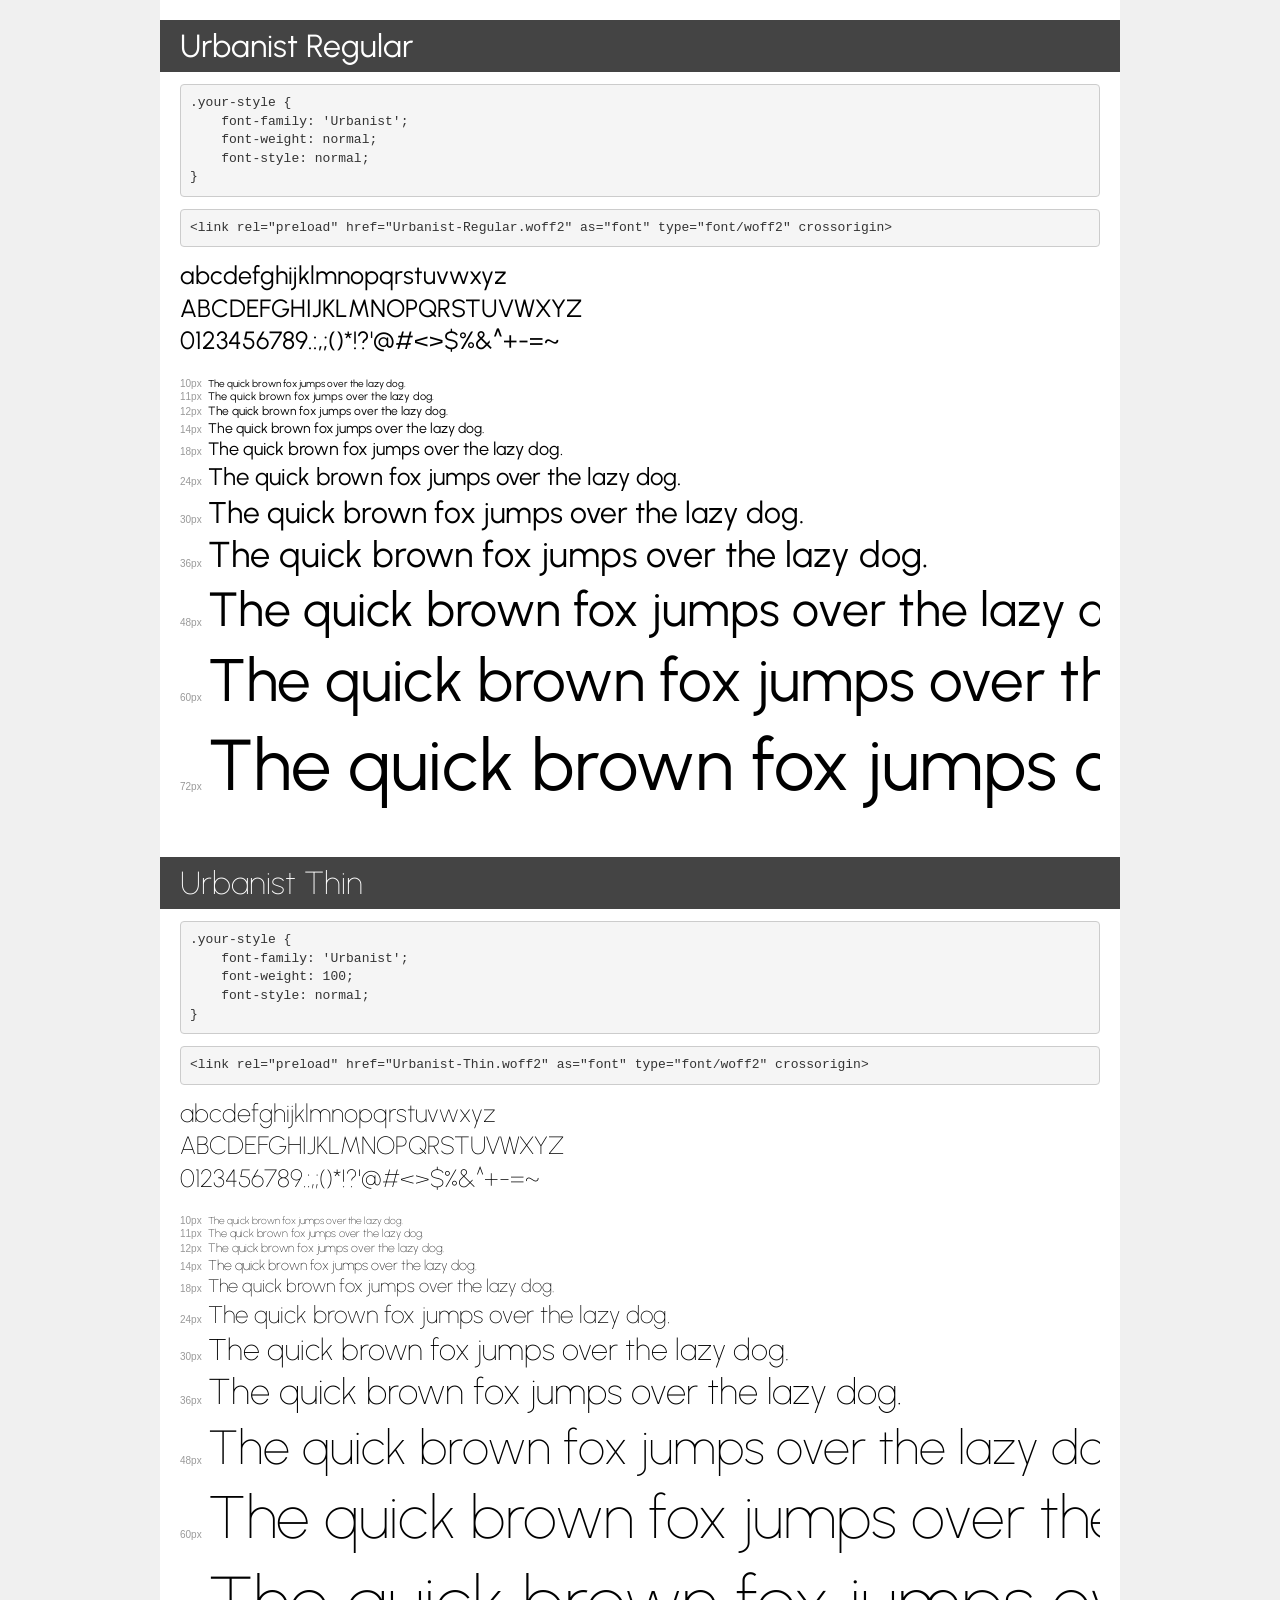
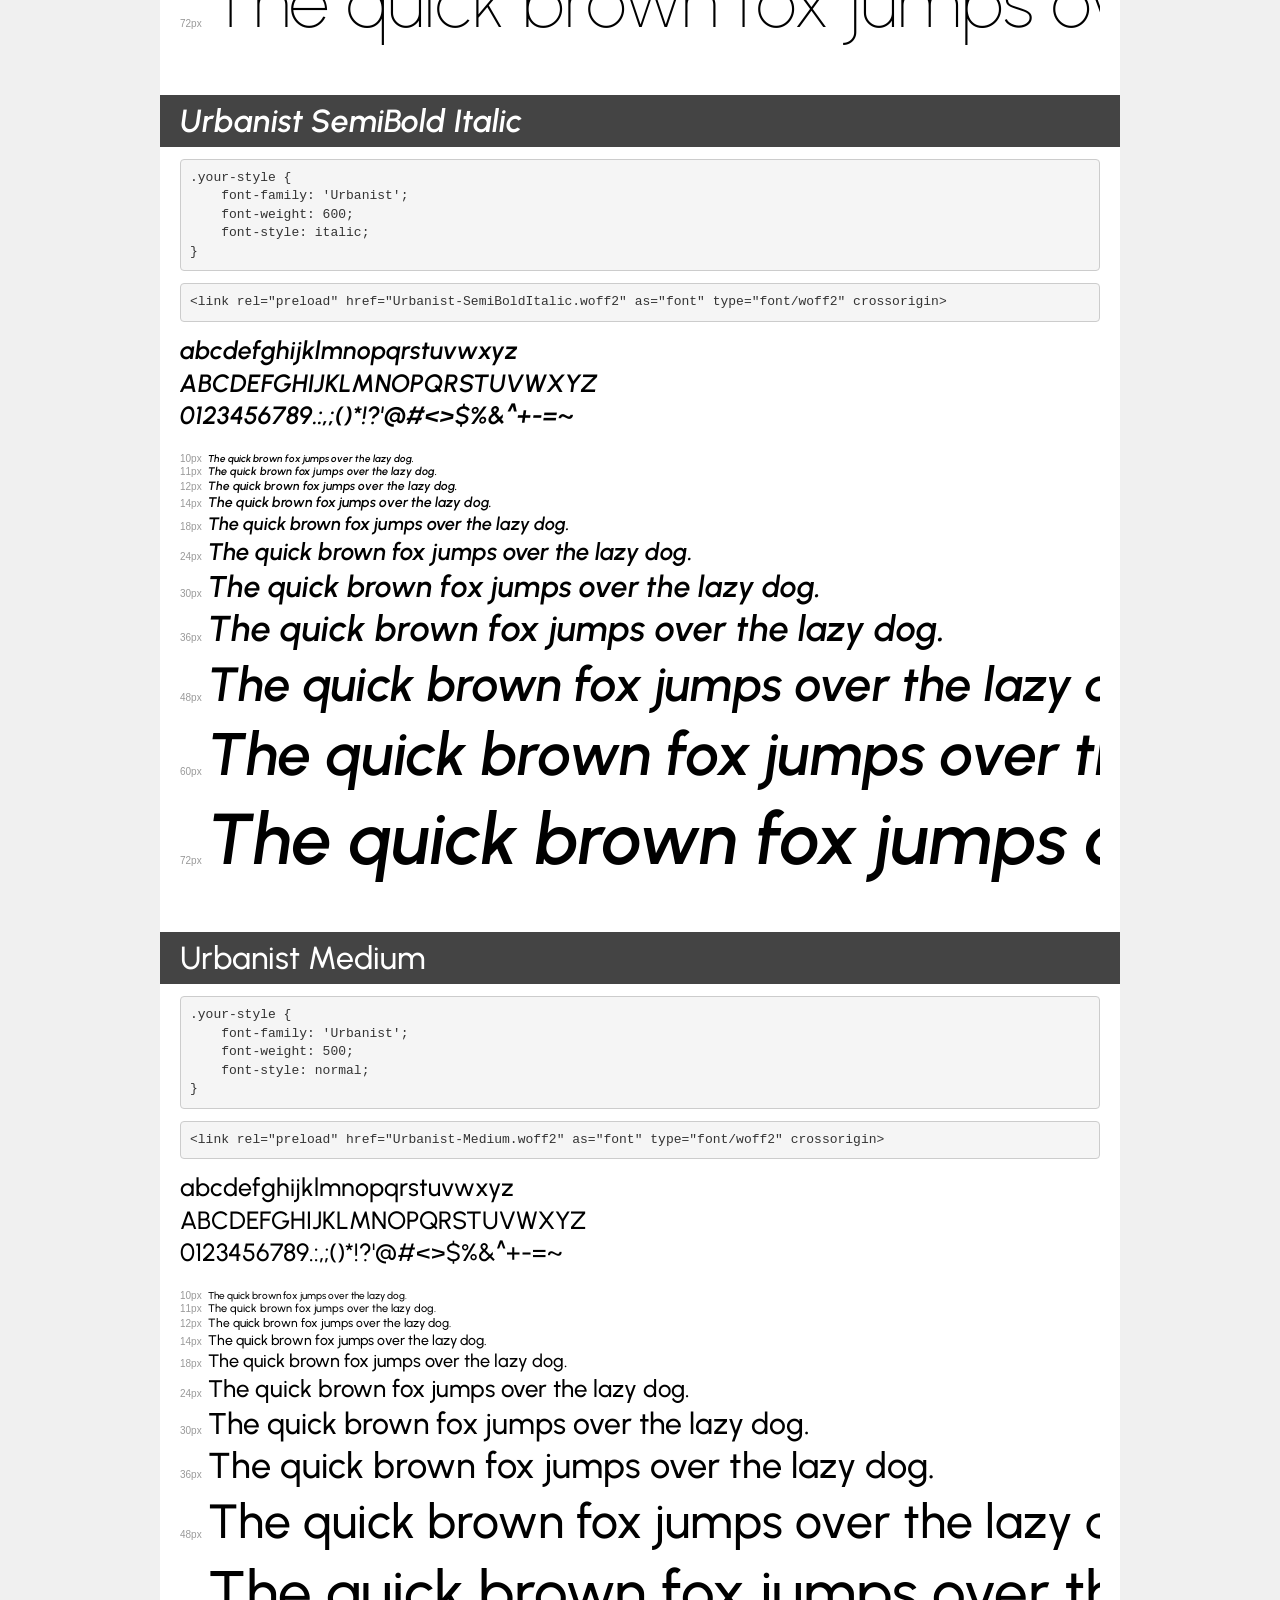
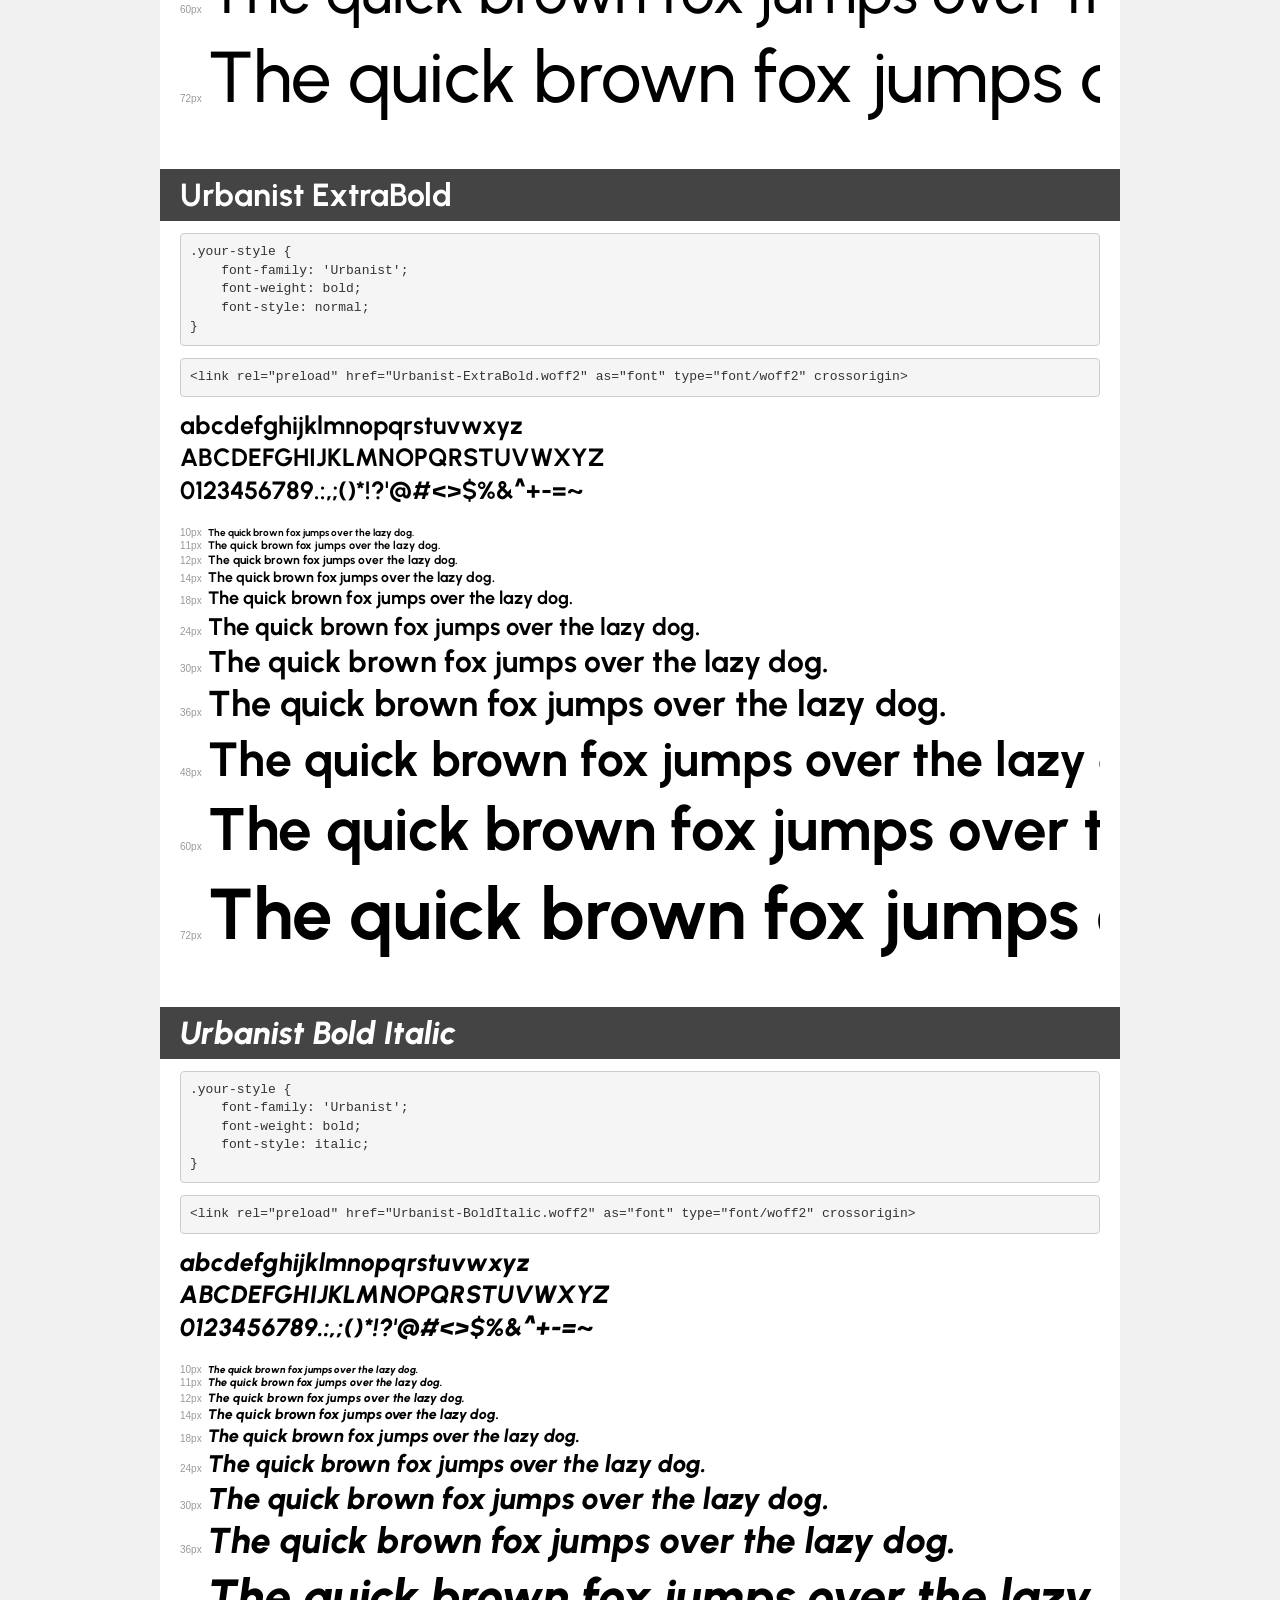
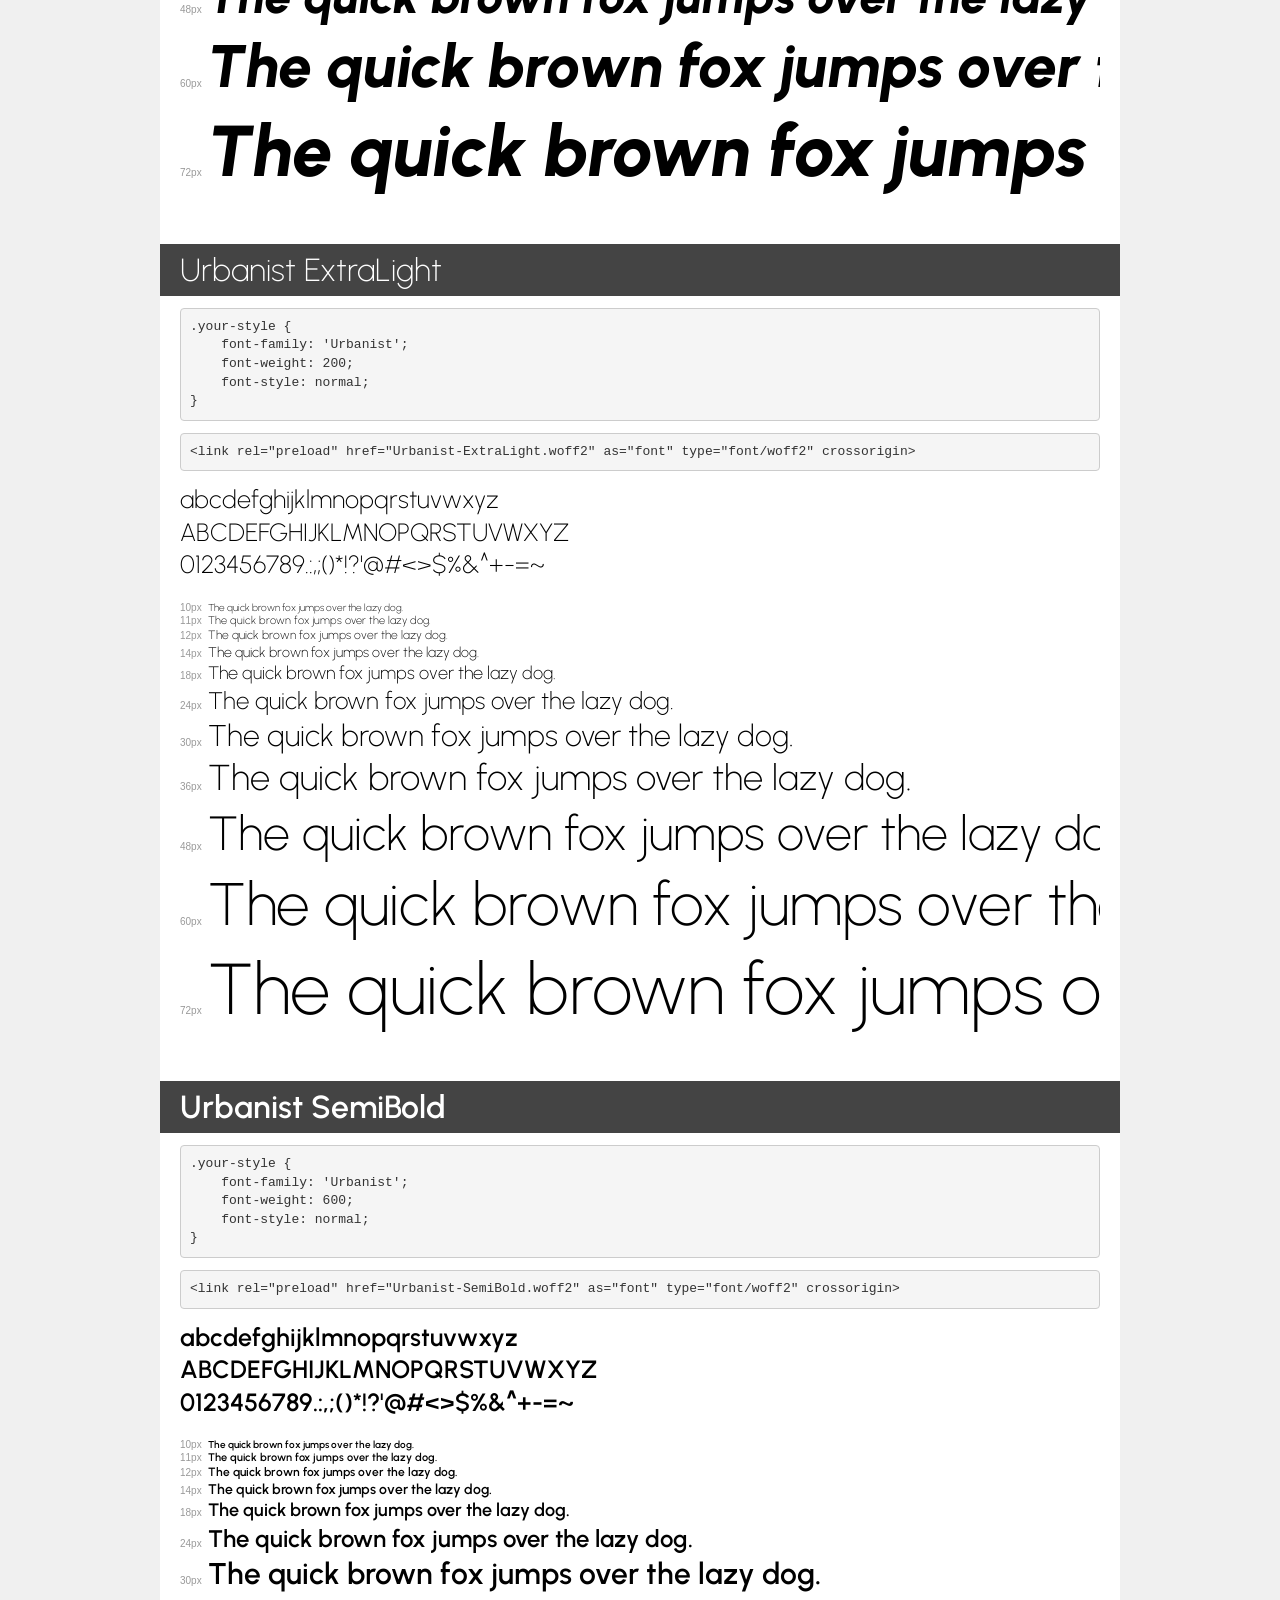
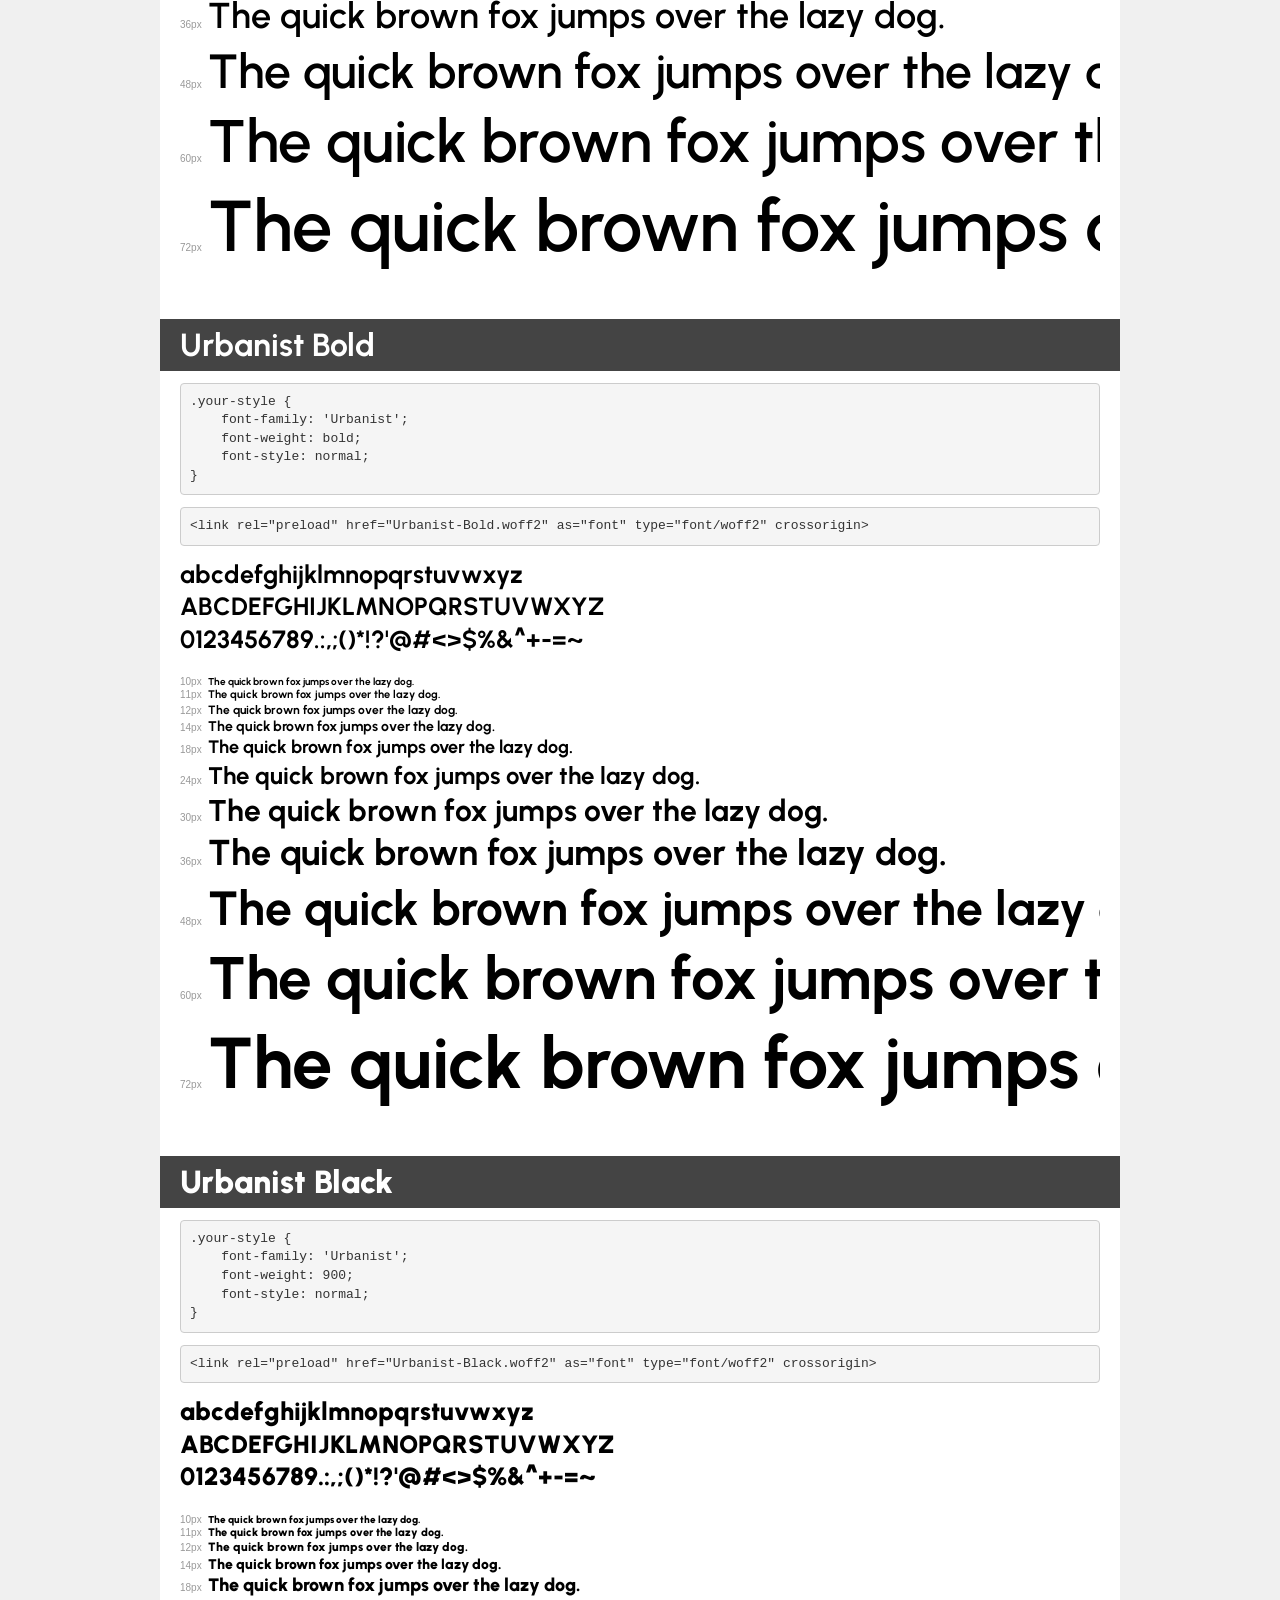
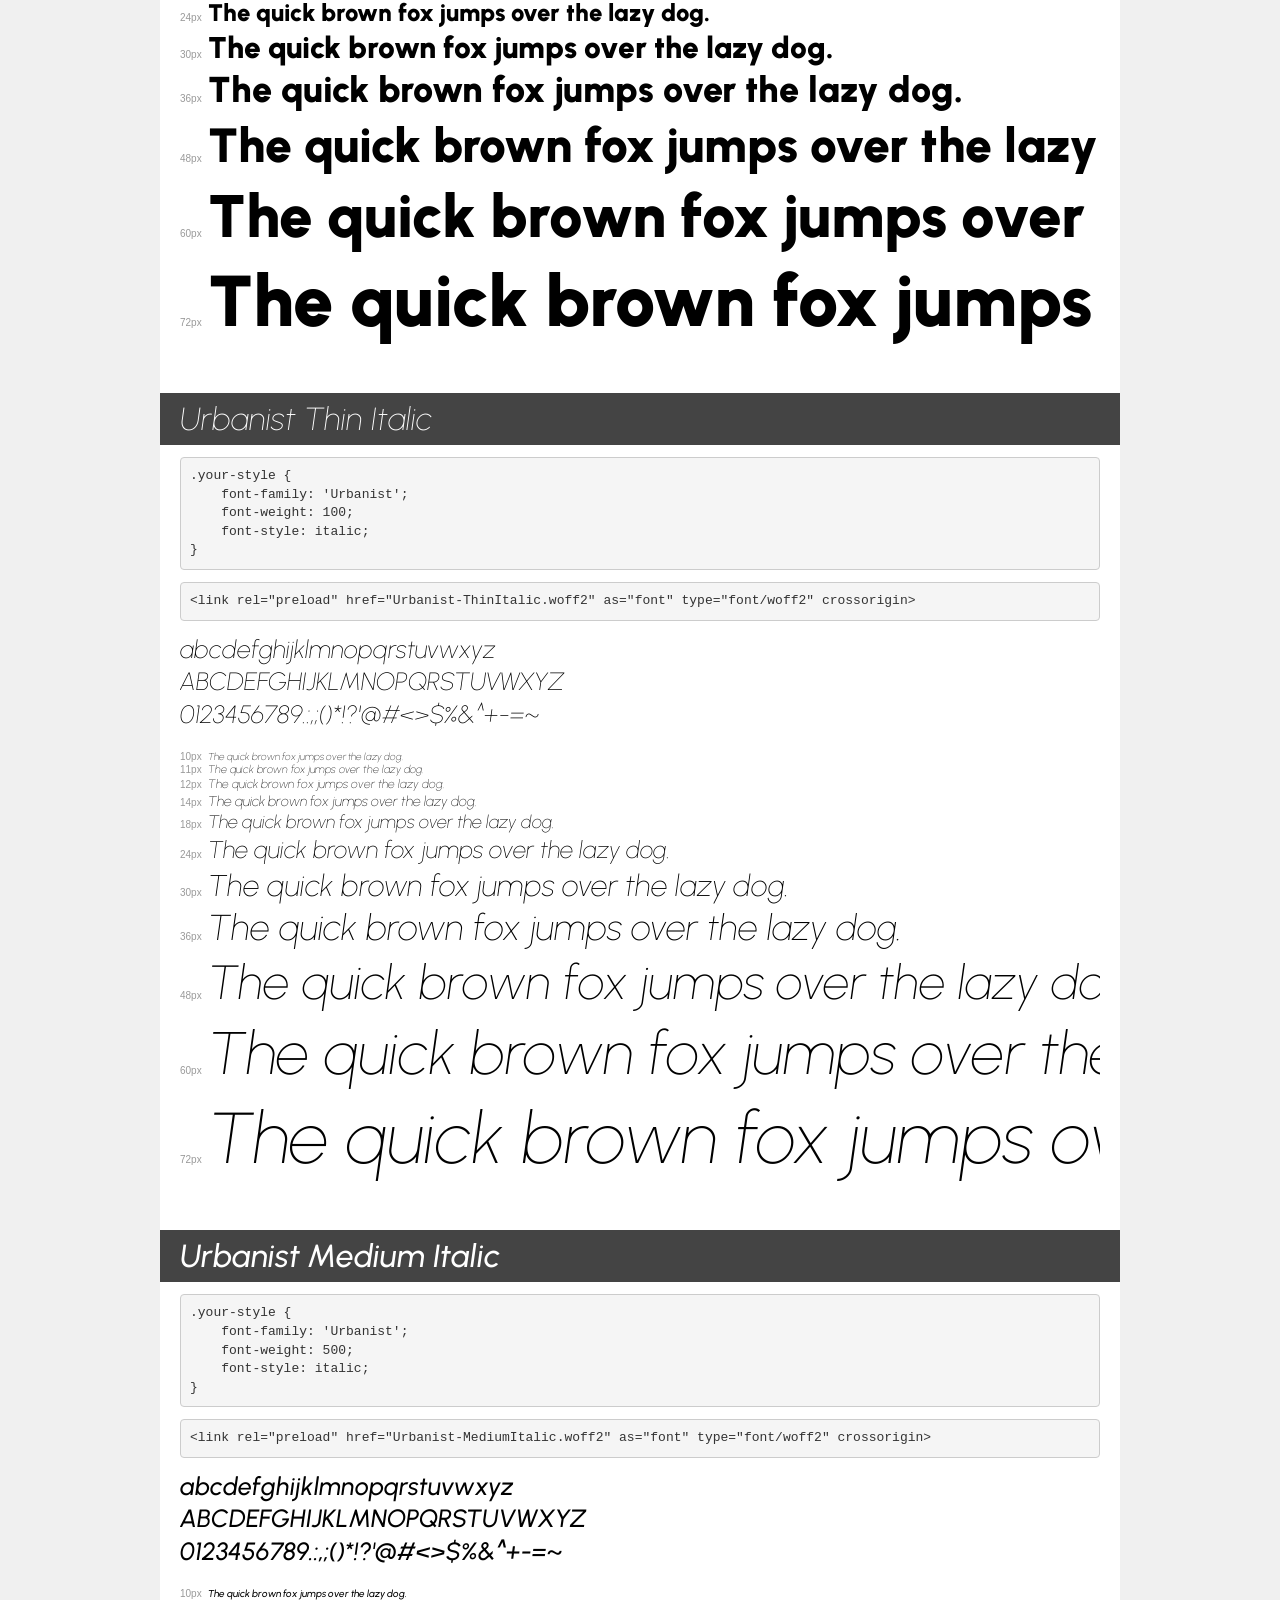
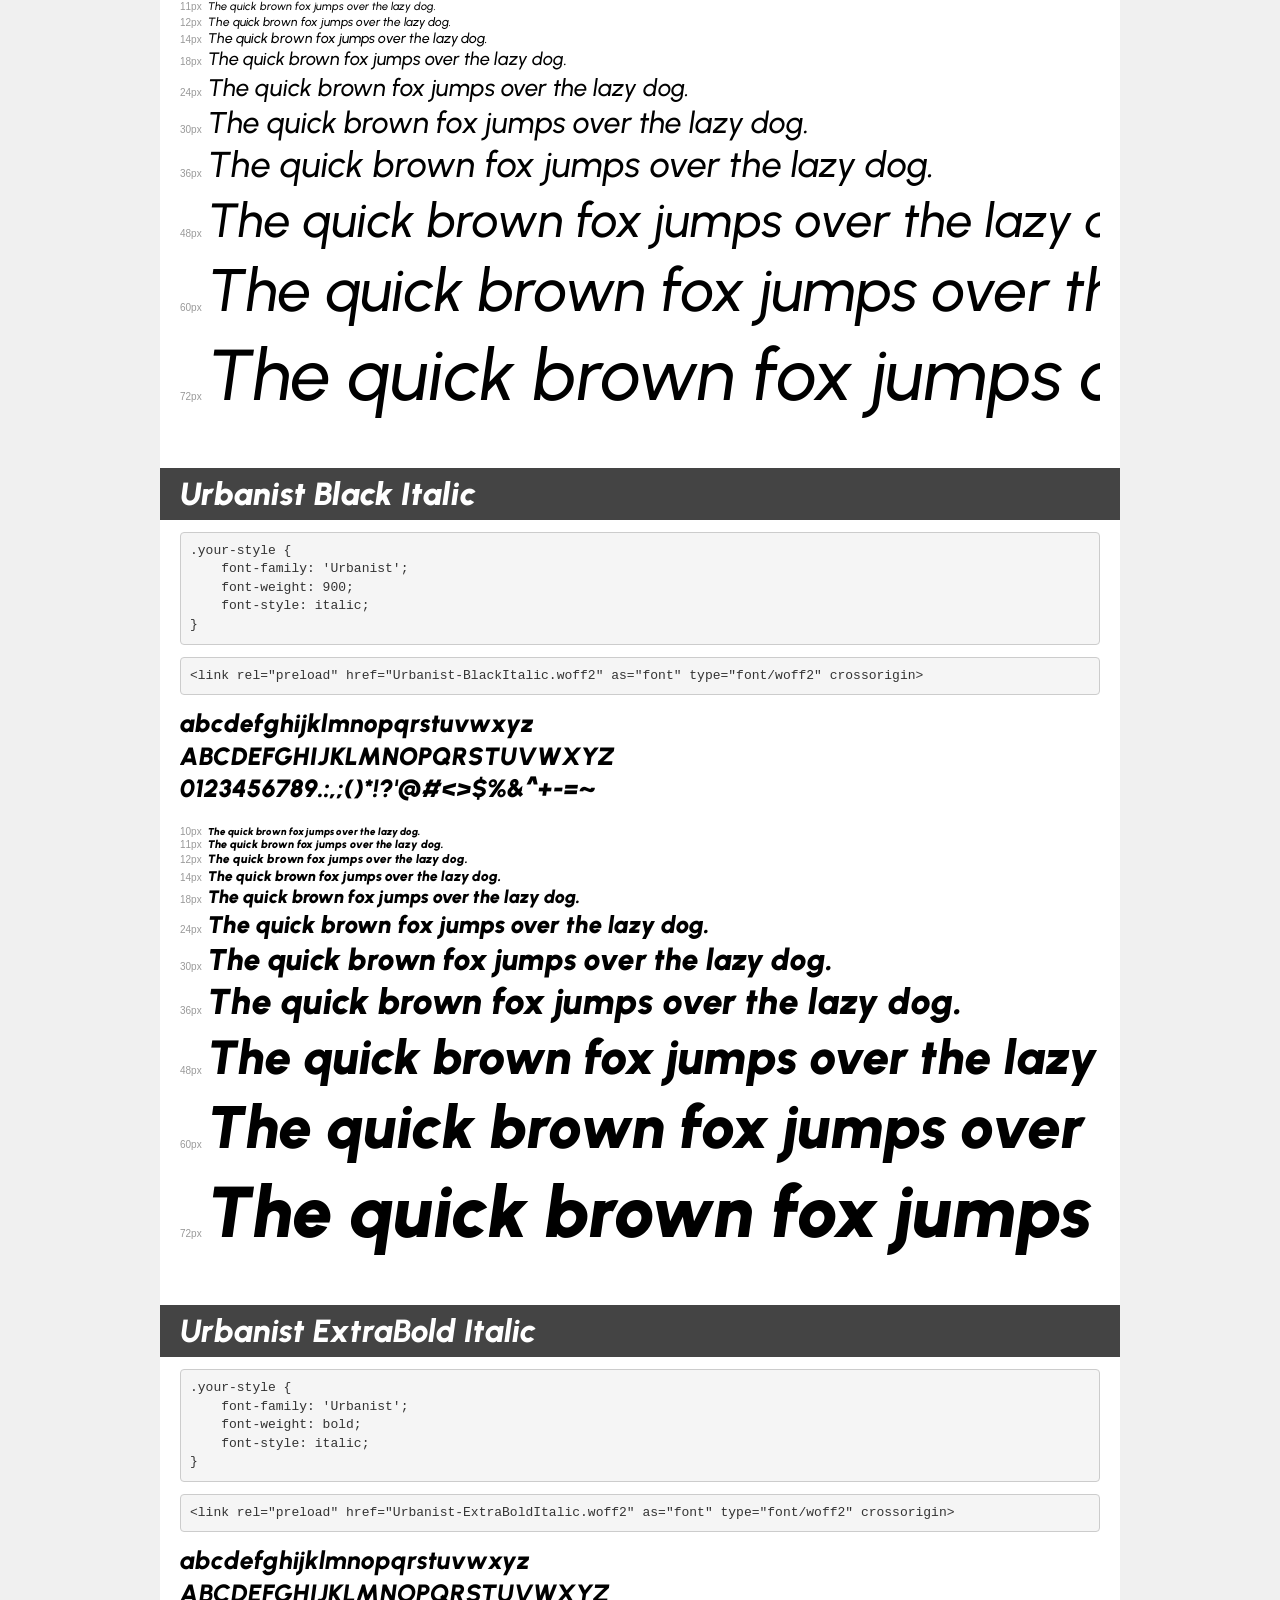
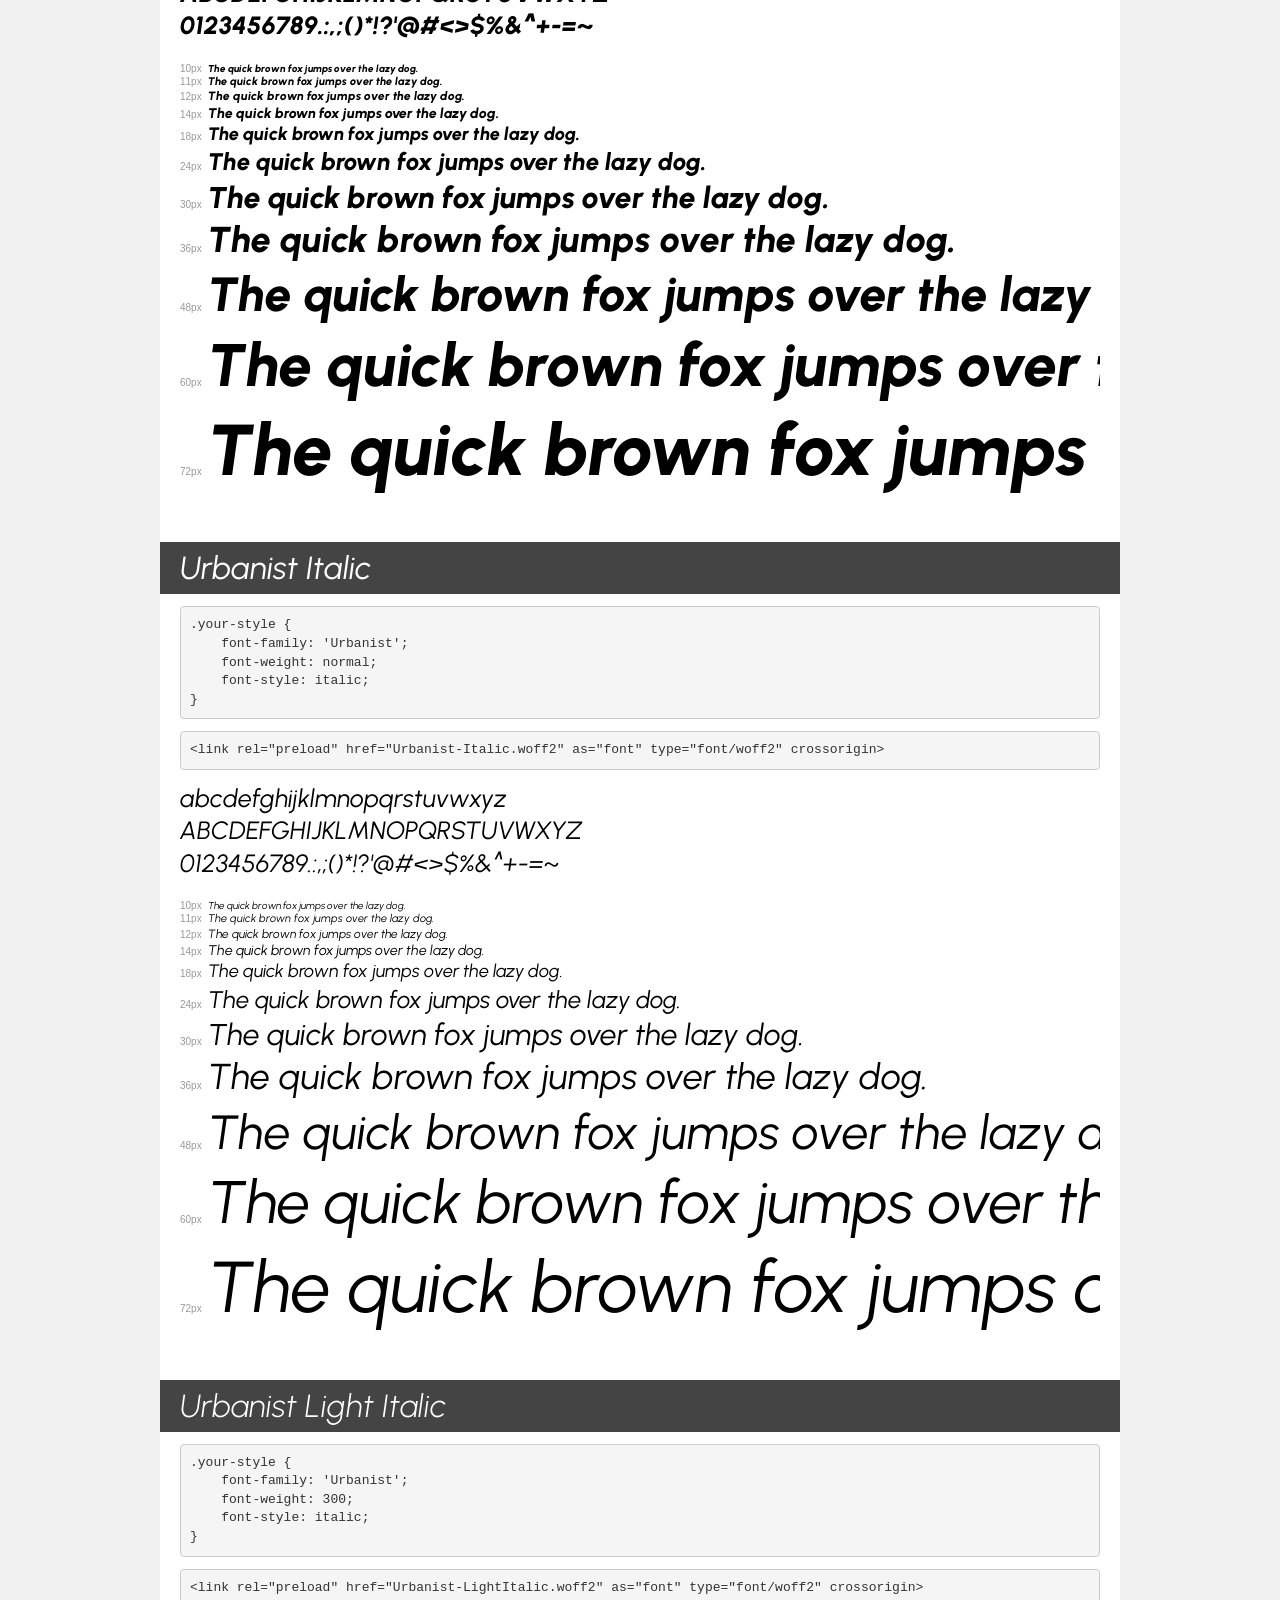
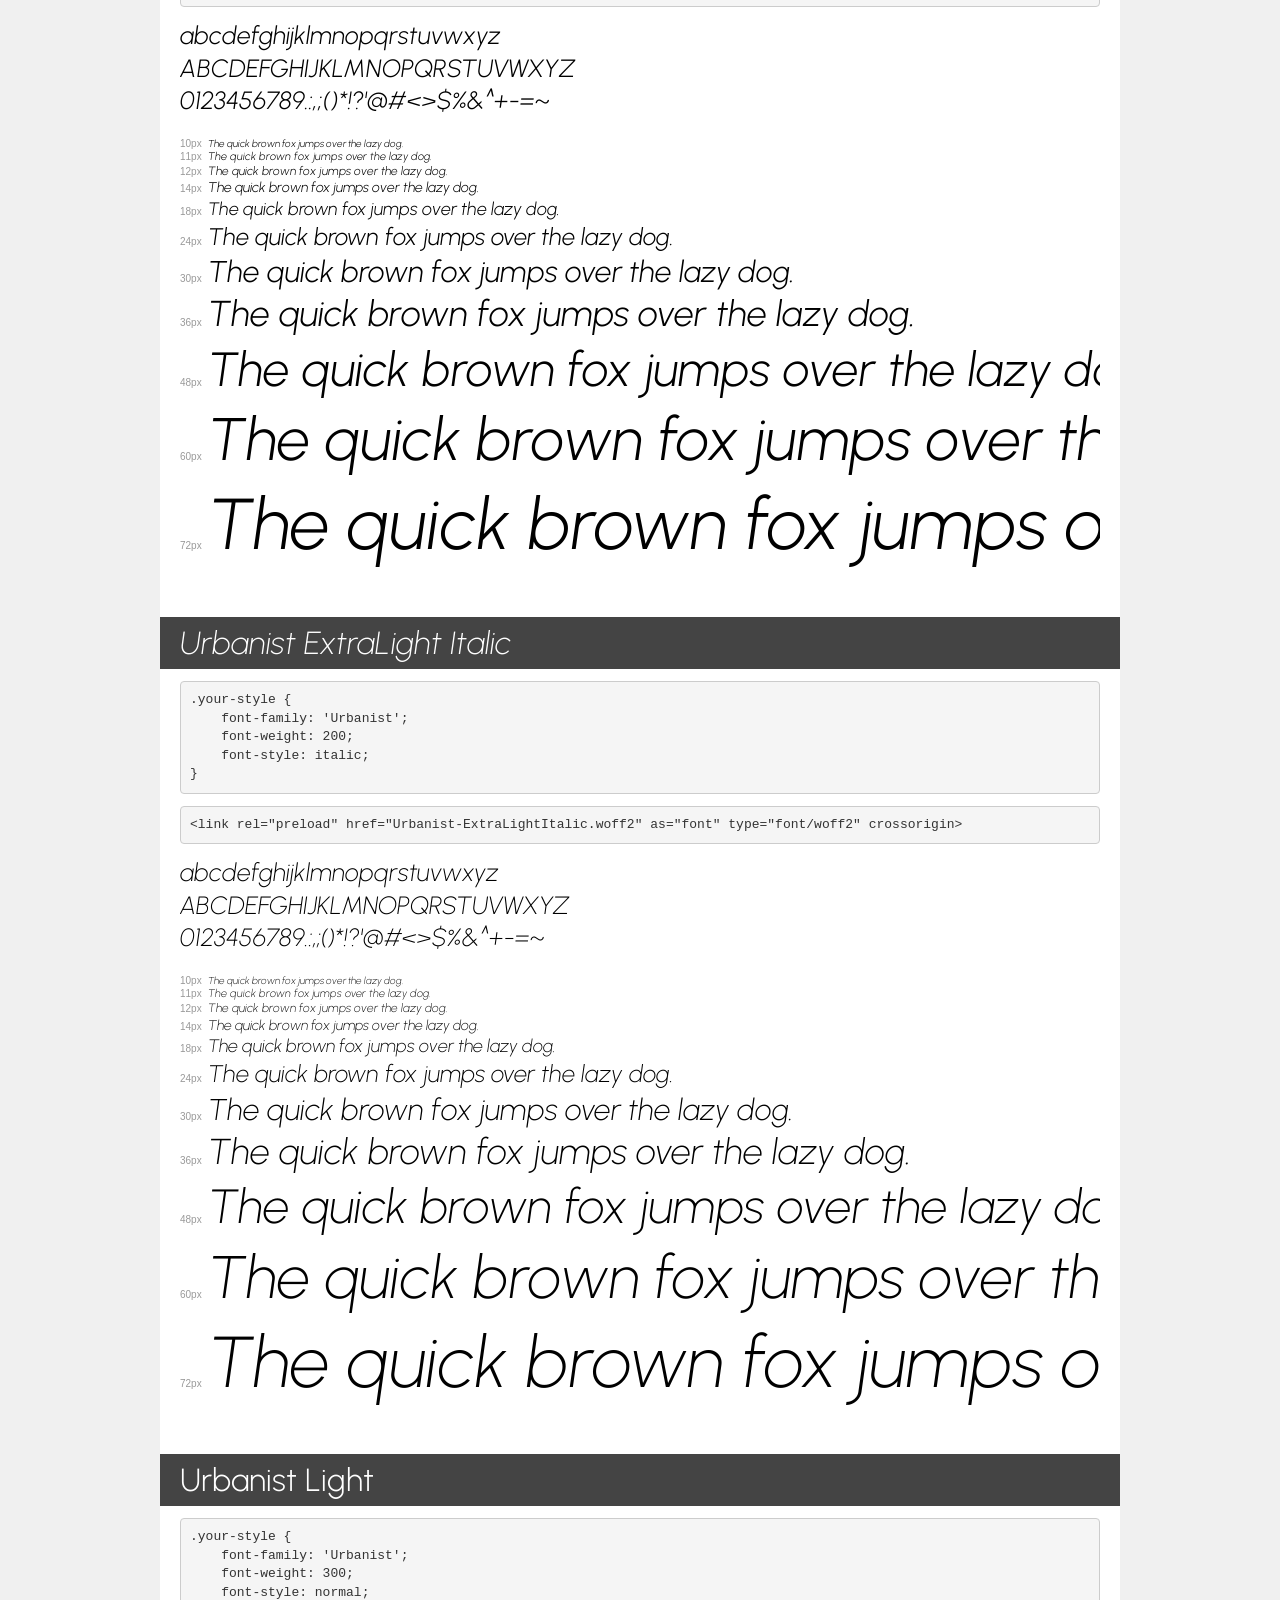
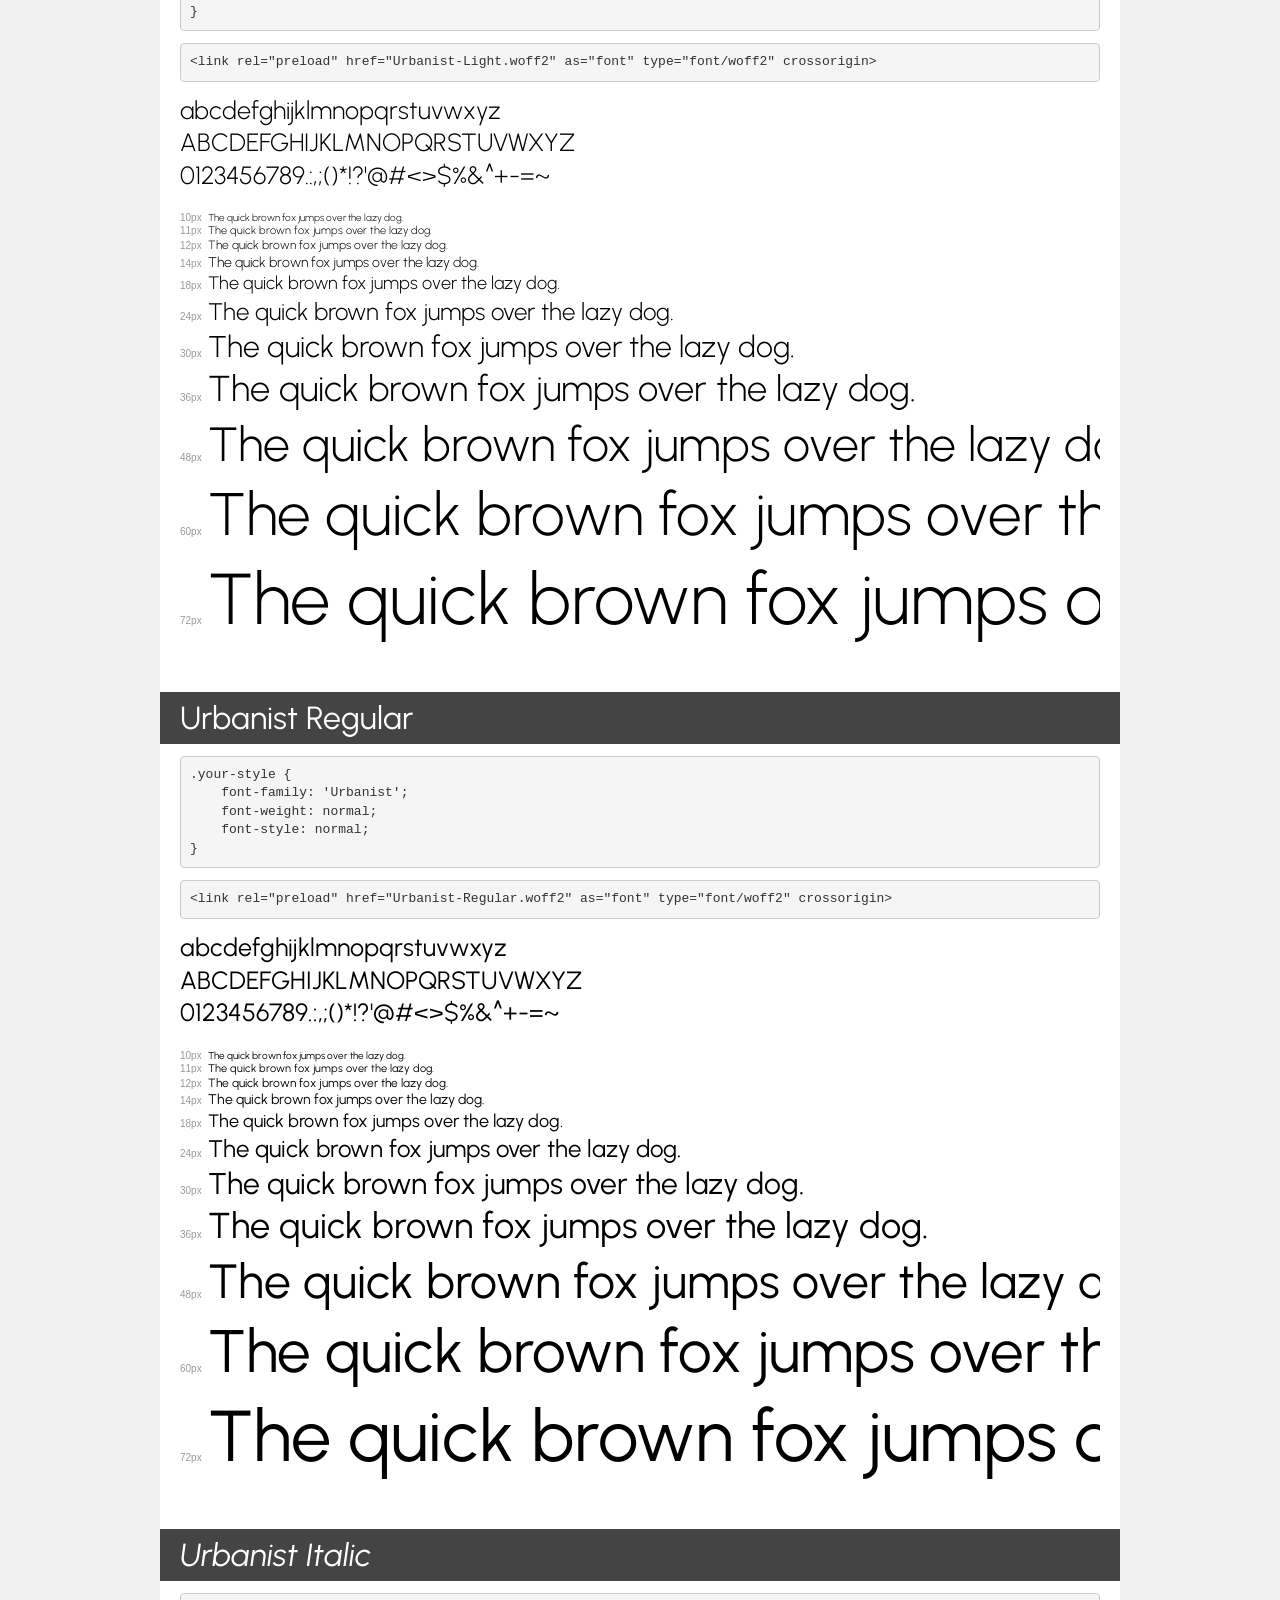
<file: fonts/Urbanist/demo.html>
<!DOCTYPE html>
<html lang="en">
<head>
    <meta charset="utf-8">
    <meta http-equiv="X-UA-Compatible" content="IE=edge">
    <meta name="viewport" content="width=device-width, initial-scale=1">
    <meta name="robots" content="noindex, noarchive">
    <meta name="format-detection" content="telephone=no">
    <title>Transfonter demo</title>
    <link href="stylesheet.css" rel="stylesheet">
    <style>
        /*
        http://meyerweb.com/eric/tools/css/reset/
        v2.0 | 20110126
        License: none (public domain)
        */
        html, body, div, span, applet, object, iframe,
        h1, h2, h3, h4, h5, h6, p, blockquote, pre,
        a, abbr, acronym, address, big, cite, code,
        del, dfn, em, img, ins, kbd, q, s, samp,
        small, strike, strong, sub, sup, tt, var,
        b, u, i, center,
        dl, dt, dd, ol, ul, li,
        fieldset, form, label, legend,
        table, caption, tbody, tfoot, thead, tr, th, td,
        article, aside, canvas, details, embed,
        figure, figcaption, footer, header, hgroup,
        menu, nav, output, ruby, section, summary,
        time, mark, audio, video {
            margin: 0;
            padding: 0;
            border: 0;
            font-size: 100%;
            font: inherit;
            vertical-align: baseline;
        }
        /* HTML5 display-role reset for older browsers */
        article, aside, details, figcaption, figure,
        footer, header, hgroup, menu, nav, section {
            display: block;
        }
        body {
            line-height: 1;
        }
        ol, ul {
            list-style: none;
        }
        blockquote, q {
            quotes: none;
        }
        blockquote:before, blockquote:after,
        q:before, q:after {
            content: '';
            content: none;
        }
        table {
            border-collapse: collapse;
            border-spacing: 0;
        }
        /* demo styles */
        body {
            background: #f0f0f0;
            color: #000;
        }
        .page {
            background: #fff;
            width: 920px;
            margin: 0 auto;
            padding: 20px 20px 0 20px;
            overflow: hidden;
        }
        .font-container {
            overflow-x: auto;
            overflow-y: hidden;
            margin-bottom: 40px;
            line-height: 1.3;
            white-space: nowrap;
            padding-bottom: 5px;
        }
        h1 {
            position: relative;
            background: #444;
            font-size: 32px;
            color: #fff;
            padding: 10px 20px;
            margin: 0 -20px 12px -20px;
        }
        .letters {
            font-size: 25px;
            margin-bottom: 20px;
        }
        .s10:before {
            content: '10px';
        }
        .s11:before {
            content: '11px';
        }
        .s12:before {
            content: '12px';
        }
        .s14:before {
            content: '14px';
        }
        .s18:before {
            content: '18px';
        }
        .s24:before {
            content: '24px';
        }
        .s30:before {
            content: '30px';
        }
        .s36:before {
            content: '36px';
        }
        .s48:before {
            content: '48px';
        }
        .s60:before {
            content: '60px';
        }
        .s72:before {
            content: '72px';
        }
        .s10:before, .s11:before, .s12:before, .s14:before,
        .s18:before, .s24:before, .s30:before, .s36:before,
        .s48:before, .s60:before, .s72:before {
            font-family: Arial, sans-serif;
            font-size: 10px;
            font-weight: normal;
            font-style: normal;
            color: #999;
            padding-right: 6px;
        }
        pre {
            display: block;
            padding: 9px;
            margin: 0 0 12px;
            font-family: Monaco, Menlo, Consolas, "Courier New", monospace;
            font-size: 13px;
            line-height: 1.428571429;
            color: #333;
            font-weight: normal;
            font-style: normal;
            background-color: #f5f5f5;
            border: 1px solid #ccc;
            overflow-x: auto;
            border-radius: 4px;
        }
        /* responsive */
        @media (max-width: 959px) {
            .page {
                width: auto;
                margin: 0;
            }
        }
    </style>
</head>
<body>
<div class="page">
    <div class="demo">
        <h1 style="font-family: 'Urbanist'; font-weight: normal; font-style: normal;">Urbanist Regular</h1>
        <pre title="Usage">.your-style {
    font-family: 'Urbanist';
    font-weight: normal;
    font-style: normal;
}</pre>
        <pre title="Preload (optional)">
&lt;link rel=&quot;preload&quot; href=&quot;Urbanist-Regular.woff2&quot; as=&quot;font&quot; type=&quot;font/woff2&quot; crossorigin&gt;</pre>
        <div class="font-container" style="font-family: 'Urbanist'; font-weight: normal; font-style: normal;">
            <p class="letters">
                abcdefghijklmnopqrstuvwxyz<br>
ABCDEFGHIJKLMNOPQRSTUVWXYZ<br>
                0123456789.:,;()*!?'@#&lt;&gt;$%&^+-=~
            </p>
            <p class="s10" style="font-size: 10px;">The quick brown fox jumps over the lazy dog.</p>
            <p class="s11" style="font-size: 11px;">The quick brown fox jumps over the lazy dog.</p>
            <p class="s12" style="font-size: 12px;">The quick brown fox jumps over the lazy dog.</p>
            <p class="s14" style="font-size: 14px;">The quick brown fox jumps over the lazy dog.</p>
            <p class="s18" style="font-size: 18px;">The quick brown fox jumps over the lazy dog.</p>
            <p class="s24" style="font-size: 24px;">The quick brown fox jumps over the lazy dog.</p>
            <p class="s30" style="font-size: 30px;">The quick brown fox jumps over the lazy dog.</p>
            <p class="s36" style="font-size: 36px;">The quick brown fox jumps over the lazy dog.</p>
            <p class="s48" style="font-size: 48px;">The quick brown fox jumps over the lazy dog.</p>
            <p class="s60" style="font-size: 60px;">The quick brown fox jumps over the lazy dog.</p>
            <p class="s72" style="font-size: 72px;">The quick brown fox jumps over the lazy dog.</p>
        </div>
    </div>

    <div class="demo">
        <h1 style="font-family: 'Urbanist'; font-weight: 100; font-style: normal;">Urbanist Thin</h1>
        <pre title="Usage">.your-style {
    font-family: 'Urbanist';
    font-weight: 100;
    font-style: normal;
}</pre>
        <pre title="Preload (optional)">
&lt;link rel=&quot;preload&quot; href=&quot;Urbanist-Thin.woff2&quot; as=&quot;font&quot; type=&quot;font/woff2&quot; crossorigin&gt;</pre>
        <div class="font-container" style="font-family: 'Urbanist'; font-weight: 100; font-style: normal;">
            <p class="letters">
                abcdefghijklmnopqrstuvwxyz<br>
ABCDEFGHIJKLMNOPQRSTUVWXYZ<br>
                0123456789.:,;()*!?'@#&lt;&gt;$%&^+-=~
            </p>
            <p class="s10" style="font-size: 10px;">The quick brown fox jumps over the lazy dog.</p>
            <p class="s11" style="font-size: 11px;">The quick brown fox jumps over the lazy dog.</p>
            <p class="s12" style="font-size: 12px;">The quick brown fox jumps over the lazy dog.</p>
            <p class="s14" style="font-size: 14px;">The quick brown fox jumps over the lazy dog.</p>
            <p class="s18" style="font-size: 18px;">The quick brown fox jumps over the lazy dog.</p>
            <p class="s24" style="font-size: 24px;">The quick brown fox jumps over the lazy dog.</p>
            <p class="s30" style="font-size: 30px;">The quick brown fox jumps over the lazy dog.</p>
            <p class="s36" style="font-size: 36px;">The quick brown fox jumps over the lazy dog.</p>
            <p class="s48" style="font-size: 48px;">The quick brown fox jumps over the lazy dog.</p>
            <p class="s60" style="font-size: 60px;">The quick brown fox jumps over the lazy dog.</p>
            <p class="s72" style="font-size: 72px;">The quick brown fox jumps over the lazy dog.</p>
        </div>
    </div>

    <div class="demo">
        <h1 style="font-family: 'Urbanist'; font-weight: 600; font-style: italic;">Urbanist SemiBold Italic</h1>
        <pre title="Usage">.your-style {
    font-family: 'Urbanist';
    font-weight: 600;
    font-style: italic;
}</pre>
        <pre title="Preload (optional)">
&lt;link rel=&quot;preload&quot; href=&quot;Urbanist-SemiBoldItalic.woff2&quot; as=&quot;font&quot; type=&quot;font/woff2&quot; crossorigin&gt;</pre>
        <div class="font-container" style="font-family: 'Urbanist'; font-weight: 600; font-style: italic;">
            <p class="letters">
                abcdefghijklmnopqrstuvwxyz<br>
ABCDEFGHIJKLMNOPQRSTUVWXYZ<br>
                0123456789.:,;()*!?'@#&lt;&gt;$%&^+-=~
            </p>
            <p class="s10" style="font-size: 10px;">The quick brown fox jumps over the lazy dog.</p>
            <p class="s11" style="font-size: 11px;">The quick brown fox jumps over the lazy dog.</p>
            <p class="s12" style="font-size: 12px;">The quick brown fox jumps over the lazy dog.</p>
            <p class="s14" style="font-size: 14px;">The quick brown fox jumps over the lazy dog.</p>
            <p class="s18" style="font-size: 18px;">The quick brown fox jumps over the lazy dog.</p>
            <p class="s24" style="font-size: 24px;">The quick brown fox jumps over the lazy dog.</p>
            <p class="s30" style="font-size: 30px;">The quick brown fox jumps over the lazy dog.</p>
            <p class="s36" style="font-size: 36px;">The quick brown fox jumps over the lazy dog.</p>
            <p class="s48" style="font-size: 48px;">The quick brown fox jumps over the lazy dog.</p>
            <p class="s60" style="font-size: 60px;">The quick brown fox jumps over the lazy dog.</p>
            <p class="s72" style="font-size: 72px;">The quick brown fox jumps over the lazy dog.</p>
        </div>
    </div>

    <div class="demo">
        <h1 style="font-family: 'Urbanist'; font-weight: 500; font-style: normal;">Urbanist Medium</h1>
        <pre title="Usage">.your-style {
    font-family: 'Urbanist';
    font-weight: 500;
    font-style: normal;
}</pre>
        <pre title="Preload (optional)">
&lt;link rel=&quot;preload&quot; href=&quot;Urbanist-Medium.woff2&quot; as=&quot;font&quot; type=&quot;font/woff2&quot; crossorigin&gt;</pre>
        <div class="font-container" style="font-family: 'Urbanist'; font-weight: 500; font-style: normal;">
            <p class="letters">
                abcdefghijklmnopqrstuvwxyz<br>
ABCDEFGHIJKLMNOPQRSTUVWXYZ<br>
                0123456789.:,;()*!?'@#&lt;&gt;$%&^+-=~
            </p>
            <p class="s10" style="font-size: 10px;">The quick brown fox jumps over the lazy dog.</p>
            <p class="s11" style="font-size: 11px;">The quick brown fox jumps over the lazy dog.</p>
            <p class="s12" style="font-size: 12px;">The quick brown fox jumps over the lazy dog.</p>
            <p class="s14" style="font-size: 14px;">The quick brown fox jumps over the lazy dog.</p>
            <p class="s18" style="font-size: 18px;">The quick brown fox jumps over the lazy dog.</p>
            <p class="s24" style="font-size: 24px;">The quick brown fox jumps over the lazy dog.</p>
            <p class="s30" style="font-size: 30px;">The quick brown fox jumps over the lazy dog.</p>
            <p class="s36" style="font-size: 36px;">The quick brown fox jumps over the lazy dog.</p>
            <p class="s48" style="font-size: 48px;">The quick brown fox jumps over the lazy dog.</p>
            <p class="s60" style="font-size: 60px;">The quick brown fox jumps over the lazy dog.</p>
            <p class="s72" style="font-size: 72px;">The quick brown fox jumps over the lazy dog.</p>
        </div>
    </div>

    <div class="demo">
        <h1 style="font-family: 'Urbanist'; font-weight: bold; font-style: normal;">Urbanist ExtraBold</h1>
        <pre title="Usage">.your-style {
    font-family: 'Urbanist';
    font-weight: bold;
    font-style: normal;
}</pre>
        <pre title="Preload (optional)">
&lt;link rel=&quot;preload&quot; href=&quot;Urbanist-ExtraBold.woff2&quot; as=&quot;font&quot; type=&quot;font/woff2&quot; crossorigin&gt;</pre>
        <div class="font-container" style="font-family: 'Urbanist'; font-weight: bold; font-style: normal;">
            <p class="letters">
                abcdefghijklmnopqrstuvwxyz<br>
ABCDEFGHIJKLMNOPQRSTUVWXYZ<br>
                0123456789.:,;()*!?'@#&lt;&gt;$%&^+-=~
            </p>
            <p class="s10" style="font-size: 10px;">The quick brown fox jumps over the lazy dog.</p>
            <p class="s11" style="font-size: 11px;">The quick brown fox jumps over the lazy dog.</p>
            <p class="s12" style="font-size: 12px;">The quick brown fox jumps over the lazy dog.</p>
            <p class="s14" style="font-size: 14px;">The quick brown fox jumps over the lazy dog.</p>
            <p class="s18" style="font-size: 18px;">The quick brown fox jumps over the lazy dog.</p>
            <p class="s24" style="font-size: 24px;">The quick brown fox jumps over the lazy dog.</p>
            <p class="s30" style="font-size: 30px;">The quick brown fox jumps over the lazy dog.</p>
            <p class="s36" style="font-size: 36px;">The quick brown fox jumps over the lazy dog.</p>
            <p class="s48" style="font-size: 48px;">The quick brown fox jumps over the lazy dog.</p>
            <p class="s60" style="font-size: 60px;">The quick brown fox jumps over the lazy dog.</p>
            <p class="s72" style="font-size: 72px;">The quick brown fox jumps over the lazy dog.</p>
        </div>
    </div>

    <div class="demo">
        <h1 style="font-family: 'Urbanist'; font-weight: bold; font-style: italic;">Urbanist Bold Italic</h1>
        <pre title="Usage">.your-style {
    font-family: 'Urbanist';
    font-weight: bold;
    font-style: italic;
}</pre>
        <pre title="Preload (optional)">
&lt;link rel=&quot;preload&quot; href=&quot;Urbanist-BoldItalic.woff2&quot; as=&quot;font&quot; type=&quot;font/woff2&quot; crossorigin&gt;</pre>
        <div class="font-container" style="font-family: 'Urbanist'; font-weight: bold; font-style: italic;">
            <p class="letters">
                abcdefghijklmnopqrstuvwxyz<br>
ABCDEFGHIJKLMNOPQRSTUVWXYZ<br>
                0123456789.:,;()*!?'@#&lt;&gt;$%&^+-=~
            </p>
            <p class="s10" style="font-size: 10px;">The quick brown fox jumps over the lazy dog.</p>
            <p class="s11" style="font-size: 11px;">The quick brown fox jumps over the lazy dog.</p>
            <p class="s12" style="font-size: 12px;">The quick brown fox jumps over the lazy dog.</p>
            <p class="s14" style="font-size: 14px;">The quick brown fox jumps over the lazy dog.</p>
            <p class="s18" style="font-size: 18px;">The quick brown fox jumps over the lazy dog.</p>
            <p class="s24" style="font-size: 24px;">The quick brown fox jumps over the lazy dog.</p>
            <p class="s30" style="font-size: 30px;">The quick brown fox jumps over the lazy dog.</p>
            <p class="s36" style="font-size: 36px;">The quick brown fox jumps over the lazy dog.</p>
            <p class="s48" style="font-size: 48px;">The quick brown fox jumps over the lazy dog.</p>
            <p class="s60" style="font-size: 60px;">The quick brown fox jumps over the lazy dog.</p>
            <p class="s72" style="font-size: 72px;">The quick brown fox jumps over the lazy dog.</p>
        </div>
    </div>

    <div class="demo">
        <h1 style="font-family: 'Urbanist'; font-weight: 200; font-style: normal;">Urbanist ExtraLight</h1>
        <pre title="Usage">.your-style {
    font-family: 'Urbanist';
    font-weight: 200;
    font-style: normal;
}</pre>
        <pre title="Preload (optional)">
&lt;link rel=&quot;preload&quot; href=&quot;Urbanist-ExtraLight.woff2&quot; as=&quot;font&quot; type=&quot;font/woff2&quot; crossorigin&gt;</pre>
        <div class="font-container" style="font-family: 'Urbanist'; font-weight: 200; font-style: normal;">
            <p class="letters">
                abcdefghijklmnopqrstuvwxyz<br>
ABCDEFGHIJKLMNOPQRSTUVWXYZ<br>
                0123456789.:,;()*!?'@#&lt;&gt;$%&^+-=~
            </p>
            <p class="s10" style="font-size: 10px;">The quick brown fox jumps over the lazy dog.</p>
            <p class="s11" style="font-size: 11px;">The quick brown fox jumps over the lazy dog.</p>
            <p class="s12" style="font-size: 12px;">The quick brown fox jumps over the lazy dog.</p>
            <p class="s14" style="font-size: 14px;">The quick brown fox jumps over the lazy dog.</p>
            <p class="s18" style="font-size: 18px;">The quick brown fox jumps over the lazy dog.</p>
            <p class="s24" style="font-size: 24px;">The quick brown fox jumps over the lazy dog.</p>
            <p class="s30" style="font-size: 30px;">The quick brown fox jumps over the lazy dog.</p>
            <p class="s36" style="font-size: 36px;">The quick brown fox jumps over the lazy dog.</p>
            <p class="s48" style="font-size: 48px;">The quick brown fox jumps over the lazy dog.</p>
            <p class="s60" style="font-size: 60px;">The quick brown fox jumps over the lazy dog.</p>
            <p class="s72" style="font-size: 72px;">The quick brown fox jumps over the lazy dog.</p>
        </div>
    </div>

    <div class="demo">
        <h1 style="font-family: 'Urbanist'; font-weight: 600; font-style: normal;">Urbanist SemiBold</h1>
        <pre title="Usage">.your-style {
    font-family: 'Urbanist';
    font-weight: 600;
    font-style: normal;
}</pre>
        <pre title="Preload (optional)">
&lt;link rel=&quot;preload&quot; href=&quot;Urbanist-SemiBold.woff2&quot; as=&quot;font&quot; type=&quot;font/woff2&quot; crossorigin&gt;</pre>
        <div class="font-container" style="font-family: 'Urbanist'; font-weight: 600; font-style: normal;">
            <p class="letters">
                abcdefghijklmnopqrstuvwxyz<br>
ABCDEFGHIJKLMNOPQRSTUVWXYZ<br>
                0123456789.:,;()*!?'@#&lt;&gt;$%&^+-=~
            </p>
            <p class="s10" style="font-size: 10px;">The quick brown fox jumps over the lazy dog.</p>
            <p class="s11" style="font-size: 11px;">The quick brown fox jumps over the lazy dog.</p>
            <p class="s12" style="font-size: 12px;">The quick brown fox jumps over the lazy dog.</p>
            <p class="s14" style="font-size: 14px;">The quick brown fox jumps over the lazy dog.</p>
            <p class="s18" style="font-size: 18px;">The quick brown fox jumps over the lazy dog.</p>
            <p class="s24" style="font-size: 24px;">The quick brown fox jumps over the lazy dog.</p>
            <p class="s30" style="font-size: 30px;">The quick brown fox jumps over the lazy dog.</p>
            <p class="s36" style="font-size: 36px;">The quick brown fox jumps over the lazy dog.</p>
            <p class="s48" style="font-size: 48px;">The quick brown fox jumps over the lazy dog.</p>
            <p class="s60" style="font-size: 60px;">The quick brown fox jumps over the lazy dog.</p>
            <p class="s72" style="font-size: 72px;">The quick brown fox jumps over the lazy dog.</p>
        </div>
    </div>

    <div class="demo">
        <h1 style="font-family: 'Urbanist'; font-weight: bold; font-style: normal;">Urbanist Bold</h1>
        <pre title="Usage">.your-style {
    font-family: 'Urbanist';
    font-weight: bold;
    font-style: normal;
}</pre>
        <pre title="Preload (optional)">
&lt;link rel=&quot;preload&quot; href=&quot;Urbanist-Bold.woff2&quot; as=&quot;font&quot; type=&quot;font/woff2&quot; crossorigin&gt;</pre>
        <div class="font-container" style="font-family: 'Urbanist'; font-weight: bold; font-style: normal;">
            <p class="letters">
                abcdefghijklmnopqrstuvwxyz<br>
ABCDEFGHIJKLMNOPQRSTUVWXYZ<br>
                0123456789.:,;()*!?'@#&lt;&gt;$%&^+-=~
            </p>
            <p class="s10" style="font-size: 10px;">The quick brown fox jumps over the lazy dog.</p>
            <p class="s11" style="font-size: 11px;">The quick brown fox jumps over the lazy dog.</p>
            <p class="s12" style="font-size: 12px;">The quick brown fox jumps over the lazy dog.</p>
            <p class="s14" style="font-size: 14px;">The quick brown fox jumps over the lazy dog.</p>
            <p class="s18" style="font-size: 18px;">The quick brown fox jumps over the lazy dog.</p>
            <p class="s24" style="font-size: 24px;">The quick brown fox jumps over the lazy dog.</p>
            <p class="s30" style="font-size: 30px;">The quick brown fox jumps over the lazy dog.</p>
            <p class="s36" style="font-size: 36px;">The quick brown fox jumps over the lazy dog.</p>
            <p class="s48" style="font-size: 48px;">The quick brown fox jumps over the lazy dog.</p>
            <p class="s60" style="font-size: 60px;">The quick brown fox jumps over the lazy dog.</p>
            <p class="s72" style="font-size: 72px;">The quick brown fox jumps over the lazy dog.</p>
        </div>
    </div>

    <div class="demo">
        <h1 style="font-family: 'Urbanist'; font-weight: 900; font-style: normal;">Urbanist Black</h1>
        <pre title="Usage">.your-style {
    font-family: 'Urbanist';
    font-weight: 900;
    font-style: normal;
}</pre>
        <pre title="Preload (optional)">
&lt;link rel=&quot;preload&quot; href=&quot;Urbanist-Black.woff2&quot; as=&quot;font&quot; type=&quot;font/woff2&quot; crossorigin&gt;</pre>
        <div class="font-container" style="font-family: 'Urbanist'; font-weight: 900; font-style: normal;">
            <p class="letters">
                abcdefghijklmnopqrstuvwxyz<br>
ABCDEFGHIJKLMNOPQRSTUVWXYZ<br>
                0123456789.:,;()*!?'@#&lt;&gt;$%&^+-=~
            </p>
            <p class="s10" style="font-size: 10px;">The quick brown fox jumps over the lazy dog.</p>
            <p class="s11" style="font-size: 11px;">The quick brown fox jumps over the lazy dog.</p>
            <p class="s12" style="font-size: 12px;">The quick brown fox jumps over the lazy dog.</p>
            <p class="s14" style="font-size: 14px;">The quick brown fox jumps over the lazy dog.</p>
            <p class="s18" style="font-size: 18px;">The quick brown fox jumps over the lazy dog.</p>
            <p class="s24" style="font-size: 24px;">The quick brown fox jumps over the lazy dog.</p>
            <p class="s30" style="font-size: 30px;">The quick brown fox jumps over the lazy dog.</p>
            <p class="s36" style="font-size: 36px;">The quick brown fox jumps over the lazy dog.</p>
            <p class="s48" style="font-size: 48px;">The quick brown fox jumps over the lazy dog.</p>
            <p class="s60" style="font-size: 60px;">The quick brown fox jumps over the lazy dog.</p>
            <p class="s72" style="font-size: 72px;">The quick brown fox jumps over the lazy dog.</p>
        </div>
    </div>

    <div class="demo">
        <h1 style="font-family: 'Urbanist'; font-weight: 100; font-style: italic;">Urbanist Thin Italic</h1>
        <pre title="Usage">.your-style {
    font-family: 'Urbanist';
    font-weight: 100;
    font-style: italic;
}</pre>
        <pre title="Preload (optional)">
&lt;link rel=&quot;preload&quot; href=&quot;Urbanist-ThinItalic.woff2&quot; as=&quot;font&quot; type=&quot;font/woff2&quot; crossorigin&gt;</pre>
        <div class="font-container" style="font-family: 'Urbanist'; font-weight: 100; font-style: italic;">
            <p class="letters">
                abcdefghijklmnopqrstuvwxyz<br>
ABCDEFGHIJKLMNOPQRSTUVWXYZ<br>
                0123456789.:,;()*!?'@#&lt;&gt;$%&^+-=~
            </p>
            <p class="s10" style="font-size: 10px;">The quick brown fox jumps over the lazy dog.</p>
            <p class="s11" style="font-size: 11px;">The quick brown fox jumps over the lazy dog.</p>
            <p class="s12" style="font-size: 12px;">The quick brown fox jumps over the lazy dog.</p>
            <p class="s14" style="font-size: 14px;">The quick brown fox jumps over the lazy dog.</p>
            <p class="s18" style="font-size: 18px;">The quick brown fox jumps over the lazy dog.</p>
            <p class="s24" style="font-size: 24px;">The quick brown fox jumps over the lazy dog.</p>
            <p class="s30" style="font-size: 30px;">The quick brown fox jumps over the lazy dog.</p>
            <p class="s36" style="font-size: 36px;">The quick brown fox jumps over the lazy dog.</p>
            <p class="s48" style="font-size: 48px;">The quick brown fox jumps over the lazy dog.</p>
            <p class="s60" style="font-size: 60px;">The quick brown fox jumps over the lazy dog.</p>
            <p class="s72" style="font-size: 72px;">The quick brown fox jumps over the lazy dog.</p>
        </div>
    </div>

    <div class="demo">
        <h1 style="font-family: 'Urbanist'; font-weight: 500; font-style: italic;">Urbanist Medium Italic</h1>
        <pre title="Usage">.your-style {
    font-family: 'Urbanist';
    font-weight: 500;
    font-style: italic;
}</pre>
        <pre title="Preload (optional)">
&lt;link rel=&quot;preload&quot; href=&quot;Urbanist-MediumItalic.woff2&quot; as=&quot;font&quot; type=&quot;font/woff2&quot; crossorigin&gt;</pre>
        <div class="font-container" style="font-family: 'Urbanist'; font-weight: 500; font-style: italic;">
            <p class="letters">
                abcdefghijklmnopqrstuvwxyz<br>
ABCDEFGHIJKLMNOPQRSTUVWXYZ<br>
                0123456789.:,;()*!?'@#&lt;&gt;$%&^+-=~
            </p>
            <p class="s10" style="font-size: 10px;">The quick brown fox jumps over the lazy dog.</p>
            <p class="s11" style="font-size: 11px;">The quick brown fox jumps over the lazy dog.</p>
            <p class="s12" style="font-size: 12px;">The quick brown fox jumps over the lazy dog.</p>
            <p class="s14" style="font-size: 14px;">The quick brown fox jumps over the lazy dog.</p>
            <p class="s18" style="font-size: 18px;">The quick brown fox jumps over the lazy dog.</p>
            <p class="s24" style="font-size: 24px;">The quick brown fox jumps over the lazy dog.</p>
            <p class="s30" style="font-size: 30px;">The quick brown fox jumps over the lazy dog.</p>
            <p class="s36" style="font-size: 36px;">The quick brown fox jumps over the lazy dog.</p>
            <p class="s48" style="font-size: 48px;">The quick brown fox jumps over the lazy dog.</p>
            <p class="s60" style="font-size: 60px;">The quick brown fox jumps over the lazy dog.</p>
            <p class="s72" style="font-size: 72px;">The quick brown fox jumps over the lazy dog.</p>
        </div>
    </div>

    <div class="demo">
        <h1 style="font-family: 'Urbanist'; font-weight: 900; font-style: italic;">Urbanist Black Italic</h1>
        <pre title="Usage">.your-style {
    font-family: 'Urbanist';
    font-weight: 900;
    font-style: italic;
}</pre>
        <pre title="Preload (optional)">
&lt;link rel=&quot;preload&quot; href=&quot;Urbanist-BlackItalic.woff2&quot; as=&quot;font&quot; type=&quot;font/woff2&quot; crossorigin&gt;</pre>
        <div class="font-container" style="font-family: 'Urbanist'; font-weight: 900; font-style: italic;">
            <p class="letters">
                abcdefghijklmnopqrstuvwxyz<br>
ABCDEFGHIJKLMNOPQRSTUVWXYZ<br>
                0123456789.:,;()*!?'@#&lt;&gt;$%&^+-=~
            </p>
            <p class="s10" style="font-size: 10px;">The quick brown fox jumps over the lazy dog.</p>
            <p class="s11" style="font-size: 11px;">The quick brown fox jumps over the lazy dog.</p>
            <p class="s12" style="font-size: 12px;">The quick brown fox jumps over the lazy dog.</p>
            <p class="s14" style="font-size: 14px;">The quick brown fox jumps over the lazy dog.</p>
            <p class="s18" style="font-size: 18px;">The quick brown fox jumps over the lazy dog.</p>
            <p class="s24" style="font-size: 24px;">The quick brown fox jumps over the lazy dog.</p>
            <p class="s30" style="font-size: 30px;">The quick brown fox jumps over the lazy dog.</p>
            <p class="s36" style="font-size: 36px;">The quick brown fox jumps over the lazy dog.</p>
            <p class="s48" style="font-size: 48px;">The quick brown fox jumps over the lazy dog.</p>
            <p class="s60" style="font-size: 60px;">The quick brown fox jumps over the lazy dog.</p>
            <p class="s72" style="font-size: 72px;">The quick brown fox jumps over the lazy dog.</p>
        </div>
    </div>

    <div class="demo">
        <h1 style="font-family: 'Urbanist'; font-weight: bold; font-style: italic;">Urbanist ExtraBold Italic</h1>
        <pre title="Usage">.your-style {
    font-family: 'Urbanist';
    font-weight: bold;
    font-style: italic;
}</pre>
        <pre title="Preload (optional)">
&lt;link rel=&quot;preload&quot; href=&quot;Urbanist-ExtraBoldItalic.woff2&quot; as=&quot;font&quot; type=&quot;font/woff2&quot; crossorigin&gt;</pre>
        <div class="font-container" style="font-family: 'Urbanist'; font-weight: bold; font-style: italic;">
            <p class="letters">
                abcdefghijklmnopqrstuvwxyz<br>
ABCDEFGHIJKLMNOPQRSTUVWXYZ<br>
                0123456789.:,;()*!?'@#&lt;&gt;$%&^+-=~
            </p>
            <p class="s10" style="font-size: 10px;">The quick brown fox jumps over the lazy dog.</p>
            <p class="s11" style="font-size: 11px;">The quick brown fox jumps over the lazy dog.</p>
            <p class="s12" style="font-size: 12px;">The quick brown fox jumps over the lazy dog.</p>
            <p class="s14" style="font-size: 14px;">The quick brown fox jumps over the lazy dog.</p>
            <p class="s18" style="font-size: 18px;">The quick brown fox jumps over the lazy dog.</p>
            <p class="s24" style="font-size: 24px;">The quick brown fox jumps over the lazy dog.</p>
            <p class="s30" style="font-size: 30px;">The quick brown fox jumps over the lazy dog.</p>
            <p class="s36" style="font-size: 36px;">The quick brown fox jumps over the lazy dog.</p>
            <p class="s48" style="font-size: 48px;">The quick brown fox jumps over the lazy dog.</p>
            <p class="s60" style="font-size: 60px;">The quick brown fox jumps over the lazy dog.</p>
            <p class="s72" style="font-size: 72px;">The quick brown fox jumps over the lazy dog.</p>
        </div>
    </div>

    <div class="demo">
        <h1 style="font-family: 'Urbanist'; font-weight: normal; font-style: italic;">Urbanist Italic</h1>
        <pre title="Usage">.your-style {
    font-family: 'Urbanist';
    font-weight: normal;
    font-style: italic;
}</pre>
        <pre title="Preload (optional)">
&lt;link rel=&quot;preload&quot; href=&quot;Urbanist-Italic.woff2&quot; as=&quot;font&quot; type=&quot;font/woff2&quot; crossorigin&gt;</pre>
        <div class="font-container" style="font-family: 'Urbanist'; font-weight: normal; font-style: italic;">
            <p class="letters">
                abcdefghijklmnopqrstuvwxyz<br>
ABCDEFGHIJKLMNOPQRSTUVWXYZ<br>
                0123456789.:,;()*!?'@#&lt;&gt;$%&^+-=~
            </p>
            <p class="s10" style="font-size: 10px;">The quick brown fox jumps over the lazy dog.</p>
            <p class="s11" style="font-size: 11px;">The quick brown fox jumps over the lazy dog.</p>
            <p class="s12" style="font-size: 12px;">The quick brown fox jumps over the lazy dog.</p>
            <p class="s14" style="font-size: 14px;">The quick brown fox jumps over the lazy dog.</p>
            <p class="s18" style="font-size: 18px;">The quick brown fox jumps over the lazy dog.</p>
            <p class="s24" style="font-size: 24px;">The quick brown fox jumps over the lazy dog.</p>
            <p class="s30" style="font-size: 30px;">The quick brown fox jumps over the lazy dog.</p>
            <p class="s36" style="font-size: 36px;">The quick brown fox jumps over the lazy dog.</p>
            <p class="s48" style="font-size: 48px;">The quick brown fox jumps over the lazy dog.</p>
            <p class="s60" style="font-size: 60px;">The quick brown fox jumps over the lazy dog.</p>
            <p class="s72" style="font-size: 72px;">The quick brown fox jumps over the lazy dog.</p>
        </div>
    </div>

    <div class="demo">
        <h1 style="font-family: 'Urbanist'; font-weight: 300; font-style: italic;">Urbanist Light Italic</h1>
        <pre title="Usage">.your-style {
    font-family: 'Urbanist';
    font-weight: 300;
    font-style: italic;
}</pre>
        <pre title="Preload (optional)">
&lt;link rel=&quot;preload&quot; href=&quot;Urbanist-LightItalic.woff2&quot; as=&quot;font&quot; type=&quot;font/woff2&quot; crossorigin&gt;</pre>
        <div class="font-container" style="font-family: 'Urbanist'; font-weight: 300; font-style: italic;">
            <p class="letters">
                abcdefghijklmnopqrstuvwxyz<br>
ABCDEFGHIJKLMNOPQRSTUVWXYZ<br>
                0123456789.:,;()*!?'@#&lt;&gt;$%&^+-=~
            </p>
            <p class="s10" style="font-size: 10px;">The quick brown fox jumps over the lazy dog.</p>
            <p class="s11" style="font-size: 11px;">The quick brown fox jumps over the lazy dog.</p>
            <p class="s12" style="font-size: 12px;">The quick brown fox jumps over the lazy dog.</p>
            <p class="s14" style="font-size: 14px;">The quick brown fox jumps over the lazy dog.</p>
            <p class="s18" style="font-size: 18px;">The quick brown fox jumps over the lazy dog.</p>
            <p class="s24" style="font-size: 24px;">The quick brown fox jumps over the lazy dog.</p>
            <p class="s30" style="font-size: 30px;">The quick brown fox jumps over the lazy dog.</p>
            <p class="s36" style="font-size: 36px;">The quick brown fox jumps over the lazy dog.</p>
            <p class="s48" style="font-size: 48px;">The quick brown fox jumps over the lazy dog.</p>
            <p class="s60" style="font-size: 60px;">The quick brown fox jumps over the lazy dog.</p>
            <p class="s72" style="font-size: 72px;">The quick brown fox jumps over the lazy dog.</p>
        </div>
    </div>

    <div class="demo">
        <h1 style="font-family: 'Urbanist'; font-weight: 200; font-style: italic;">Urbanist ExtraLight Italic</h1>
        <pre title="Usage">.your-style {
    font-family: 'Urbanist';
    font-weight: 200;
    font-style: italic;
}</pre>
        <pre title="Preload (optional)">
&lt;link rel=&quot;preload&quot; href=&quot;Urbanist-ExtraLightItalic.woff2&quot; as=&quot;font&quot; type=&quot;font/woff2&quot; crossorigin&gt;</pre>
        <div class="font-container" style="font-family: 'Urbanist'; font-weight: 200; font-style: italic;">
            <p class="letters">
                abcdefghijklmnopqrstuvwxyz<br>
ABCDEFGHIJKLMNOPQRSTUVWXYZ<br>
                0123456789.:,;()*!?'@#&lt;&gt;$%&^+-=~
            </p>
            <p class="s10" style="font-size: 10px;">The quick brown fox jumps over the lazy dog.</p>
            <p class="s11" style="font-size: 11px;">The quick brown fox jumps over the lazy dog.</p>
            <p class="s12" style="font-size: 12px;">The quick brown fox jumps over the lazy dog.</p>
            <p class="s14" style="font-size: 14px;">The quick brown fox jumps over the lazy dog.</p>
            <p class="s18" style="font-size: 18px;">The quick brown fox jumps over the lazy dog.</p>
            <p class="s24" style="font-size: 24px;">The quick brown fox jumps over the lazy dog.</p>
            <p class="s30" style="font-size: 30px;">The quick brown fox jumps over the lazy dog.</p>
            <p class="s36" style="font-size: 36px;">The quick brown fox jumps over the lazy dog.</p>
            <p class="s48" style="font-size: 48px;">The quick brown fox jumps over the lazy dog.</p>
            <p class="s60" style="font-size: 60px;">The quick brown fox jumps over the lazy dog.</p>
            <p class="s72" style="font-size: 72px;">The quick brown fox jumps over the lazy dog.</p>
        </div>
    </div>

    <div class="demo">
        <h1 style="font-family: 'Urbanist'; font-weight: 300; font-style: normal;">Urbanist Light</h1>
        <pre title="Usage">.your-style {
    font-family: 'Urbanist';
    font-weight: 300;
    font-style: normal;
}</pre>
        <pre title="Preload (optional)">
&lt;link rel=&quot;preload&quot; href=&quot;Urbanist-Light.woff2&quot; as=&quot;font&quot; type=&quot;font/woff2&quot; crossorigin&gt;</pre>
        <div class="font-container" style="font-family: 'Urbanist'; font-weight: 300; font-style: normal;">
            <p class="letters">
                abcdefghijklmnopqrstuvwxyz<br>
ABCDEFGHIJKLMNOPQRSTUVWXYZ<br>
                0123456789.:,;()*!?'@#&lt;&gt;$%&^+-=~
            </p>
            <p class="s10" style="font-size: 10px;">The quick brown fox jumps over the lazy dog.</p>
            <p class="s11" style="font-size: 11px;">The quick brown fox jumps over the lazy dog.</p>
            <p class="s12" style="font-size: 12px;">The quick brown fox jumps over the lazy dog.</p>
            <p class="s14" style="font-size: 14px;">The quick brown fox jumps over the lazy dog.</p>
            <p class="s18" style="font-size: 18px;">The quick brown fox jumps over the lazy dog.</p>
            <p class="s24" style="font-size: 24px;">The quick brown fox jumps over the lazy dog.</p>
            <p class="s30" style="font-size: 30px;">The quick brown fox jumps over the lazy dog.</p>
            <p class="s36" style="font-size: 36px;">The quick brown fox jumps over the lazy dog.</p>
            <p class="s48" style="font-size: 48px;">The quick brown fox jumps over the lazy dog.</p>
            <p class="s60" style="font-size: 60px;">The quick brown fox jumps over the lazy dog.</p>
            <p class="s72" style="font-size: 72px;">The quick brown fox jumps over the lazy dog.</p>
        </div>
    </div>

    <div class="demo">
        <h1 style="font-family: 'Urbanist'; font-weight: normal; font-style: normal;">Urbanist Regular</h1>
        <pre title="Usage">.your-style {
    font-family: 'Urbanist';
    font-weight: normal;
    font-style: normal;
}</pre>
        <pre title="Preload (optional)">
&lt;link rel=&quot;preload&quot; href=&quot;Urbanist-Regular.woff2&quot; as=&quot;font&quot; type=&quot;font/woff2&quot; crossorigin&gt;</pre>
        <div class="font-container" style="font-family: 'Urbanist'; font-weight: normal; font-style: normal;">
            <p class="letters">
                abcdefghijklmnopqrstuvwxyz<br>
ABCDEFGHIJKLMNOPQRSTUVWXYZ<br>
                0123456789.:,;()*!?'@#&lt;&gt;$%&^+-=~
            </p>
            <p class="s10" style="font-size: 10px;">The quick brown fox jumps over the lazy dog.</p>
            <p class="s11" style="font-size: 11px;">The quick brown fox jumps over the lazy dog.</p>
            <p class="s12" style="font-size: 12px;">The quick brown fox jumps over the lazy dog.</p>
            <p class="s14" style="font-size: 14px;">The quick brown fox jumps over the lazy dog.</p>
            <p class="s18" style="font-size: 18px;">The quick brown fox jumps over the lazy dog.</p>
            <p class="s24" style="font-size: 24px;">The quick brown fox jumps over the lazy dog.</p>
            <p class="s30" style="font-size: 30px;">The quick brown fox jumps over the lazy dog.</p>
            <p class="s36" style="font-size: 36px;">The quick brown fox jumps over the lazy dog.</p>
            <p class="s48" style="font-size: 48px;">The quick brown fox jumps over the lazy dog.</p>
            <p class="s60" style="font-size: 60px;">The quick brown fox jumps over the lazy dog.</p>
            <p class="s72" style="font-size: 72px;">The quick brown fox jumps over the lazy dog.</p>
        </div>
    </div>

    <div class="demo">
        <h1 style="font-family: 'Urbanist'; font-weight: normal; font-style: italic;">Urbanist Italic</h1>
        <pre title="Usage">.your-style {
    font-family: 'Urbanist';
    font-weight: normal;
    font-style: italic;
}</pre>
        <pre title="Preload (optional)">
&lt;link rel=&quot;preload&quot; href=&quot;Urbanist-Italic.woff2&quot; as=&quot;font&quot; type=&quot;font/woff2&quot; crossorigin&gt;</pre>
        <div class="font-container" style="font-family: 'Urbanist'; font-weight: normal; font-style: italic;">
            <p class="letters">
                abcdefghijklmnopqrstuvwxyz<br>
ABCDEFGHIJKLMNOPQRSTUVWXYZ<br>
                0123456789.:,;()*!?'@#&lt;&gt;$%&^+-=~
            </p>
            <p class="s10" style="font-size: 10px;">The quick brown fox jumps over the lazy dog.</p>
            <p class="s11" style="font-size: 11px;">The quick brown fox jumps over the lazy dog.</p>
            <p class="s12" style="font-size: 12px;">The quick brown fox jumps over the lazy dog.</p>
            <p class="s14" style="font-size: 14px;">The quick brown fox jumps over the lazy dog.</p>
            <p class="s18" style="font-size: 18px;">The quick brown fox jumps over the lazy dog.</p>
            <p class="s24" style="font-size: 24px;">The quick brown fox jumps over the lazy dog.</p>
            <p class="s30" style="font-size: 30px;">The quick brown fox jumps over the lazy dog.</p>
            <p class="s36" style="font-size: 36px;">The quick brown fox jumps over the lazy dog.</p>
            <p class="s48" style="font-size: 48px;">The quick brown fox jumps over the lazy dog.</p>
            <p class="s60" style="font-size: 60px;">The quick brown fox jumps over the lazy dog.</p>
            <p class="s72" style="font-size: 72px;">The quick brown fox jumps over the lazy dog.</p>
        </div>
    </div>

</div>
</body>
</html>
</file>
<file: fonts/Urbanist/stylesheet.css>
@font-face {
    font-family: 'Urbanist';
    src: url('Urbanist-Regular.woff2') format('woff2'),
        url('Urbanist-Regular.woff') format('woff');
    font-weight: normal;
    font-style: normal;
    font-display: swap;
}

@font-face {
    font-family: 'Urbanist';
    src: url('Urbanist-Thin.woff2') format('woff2'),
        url('Urbanist-Thin.woff') format('woff');
    font-weight: 100;
    font-style: normal;
    font-display: swap;
}

@font-face {
    font-family: 'Urbanist';
    src: url('Urbanist-SemiBoldItalic.woff2') format('woff2'),
        url('Urbanist-SemiBoldItalic.woff') format('woff');
    font-weight: 600;
    font-style: italic;
    font-display: swap;
}

@font-face {
    font-family: 'Urbanist';
    src: url('Urbanist-Medium.woff2') format('woff2'),
        url('Urbanist-Medium.woff') format('woff');
    font-weight: 500;
    font-style: normal;
    font-display: swap;
}

@font-face {
    font-family: 'Urbanist';
    src: url('Urbanist-ExtraBold.woff2') format('woff2'),
        url('Urbanist-ExtraBold.woff') format('woff');
    font-weight: bold;
    font-style: normal;
    font-display: swap;
}

@font-face {
    font-family: 'Urbanist';
    src: url('Urbanist-BoldItalic.woff2') format('woff2'),
        url('Urbanist-BoldItalic.woff') format('woff');
    font-weight: bold;
    font-style: italic;
    font-display: swap;
}

@font-face {
    font-family: 'Urbanist';
    src: url('Urbanist-ExtraLight.woff2') format('woff2'),
        url('Urbanist-ExtraLight.woff') format('woff');
    font-weight: 200;
    font-style: normal;
    font-display: swap;
}

@font-face {
    font-family: 'Urbanist';
    src: url('Urbanist-SemiBold.woff2') format('woff2'),
        url('Urbanist-SemiBold.woff') format('woff');
    font-weight: 600;
    font-style: normal;
    font-display: swap;
}

@font-face {
    font-family: 'Urbanist';
    src: url('Urbanist-Bold.woff2') format('woff2'),
        url('Urbanist-Bold.woff') format('woff');
    font-weight: bold;
    font-style: normal;
    font-display: swap;
}

@font-face {
    font-family: 'Urbanist';
    src: url('Urbanist-Black.woff2') format('woff2'),
        url('Urbanist-Black.woff') format('woff');
    font-weight: 900;
    font-style: normal;
    font-display: swap;
}

@font-face {
    font-family: 'Urbanist';
    src: url('Urbanist-ThinItalic.woff2') format('woff2'),
        url('Urbanist-ThinItalic.woff') format('woff');
    font-weight: 100;
    font-style: italic;
    font-display: swap;
}

@font-face {
    font-family: 'Urbanist';
    src: url('Urbanist-MediumItalic.woff2') format('woff2'),
        url('Urbanist-MediumItalic.woff') format('woff');
    font-weight: 500;
    font-style: italic;
    font-display: swap;
}

@font-face {
    font-family: 'Urbanist';
    src: url('Urbanist-BlackItalic.woff2') format('woff2'),
        url('Urbanist-BlackItalic.woff') format('woff');
    font-weight: 900;
    font-style: italic;
    font-display: swap;
}

@font-face {
    font-family: 'Urbanist';
    src: url('Urbanist-ExtraBoldItalic.woff2') format('woff2'),
        url('Urbanist-ExtraBoldItalic.woff') format('woff');
    font-weight: bold;
    font-style: italic;
    font-display: swap;
}

@font-face {
    font-family: 'Urbanist';
    src: url('Urbanist-Italic.woff2') format('woff2'),
        url('Urbanist-Italic.woff') format('woff');
    font-weight: normal;
    font-style: italic;
    font-display: swap;
}

@font-face {
    font-family: 'Urbanist';
    src: url('Urbanist-LightItalic.woff2') format('woff2'),
        url('Urbanist-LightItalic.woff') format('woff');
    font-weight: 300;
    font-style: italic;
    font-display: swap;
}

@font-face {
    font-family: 'Urbanist';
    src: url('Urbanist-ExtraLightItalic.woff2') format('woff2'),
        url('Urbanist-ExtraLightItalic.woff') format('woff');
    font-weight: 200;
    font-style: italic;
    font-display: swap;
}

@font-face {
    font-family: 'Urbanist';
    src: url('Urbanist-Light.woff2') format('woff2'),
        url('Urbanist-Light.woff') format('woff');
    font-weight: 300;
    font-style: normal;
    font-display: swap;
}

@font-face {
    font-family: 'Urbanist';
    src: url('Urbanist-Regular.woff2') format('woff2'),
        url('Urbanist-Regular.woff') format('woff');
    font-weight: normal;
    font-style: normal;
    font-display: swap;
}

@font-face {
    font-family: 'Urbanist';
    src: url('Urbanist-Italic.woff2') format('woff2'),
        url('Urbanist-Italic.woff') format('woff');
    font-weight: normal;
    font-style: italic;
    font-display: swap;
}
</file>
